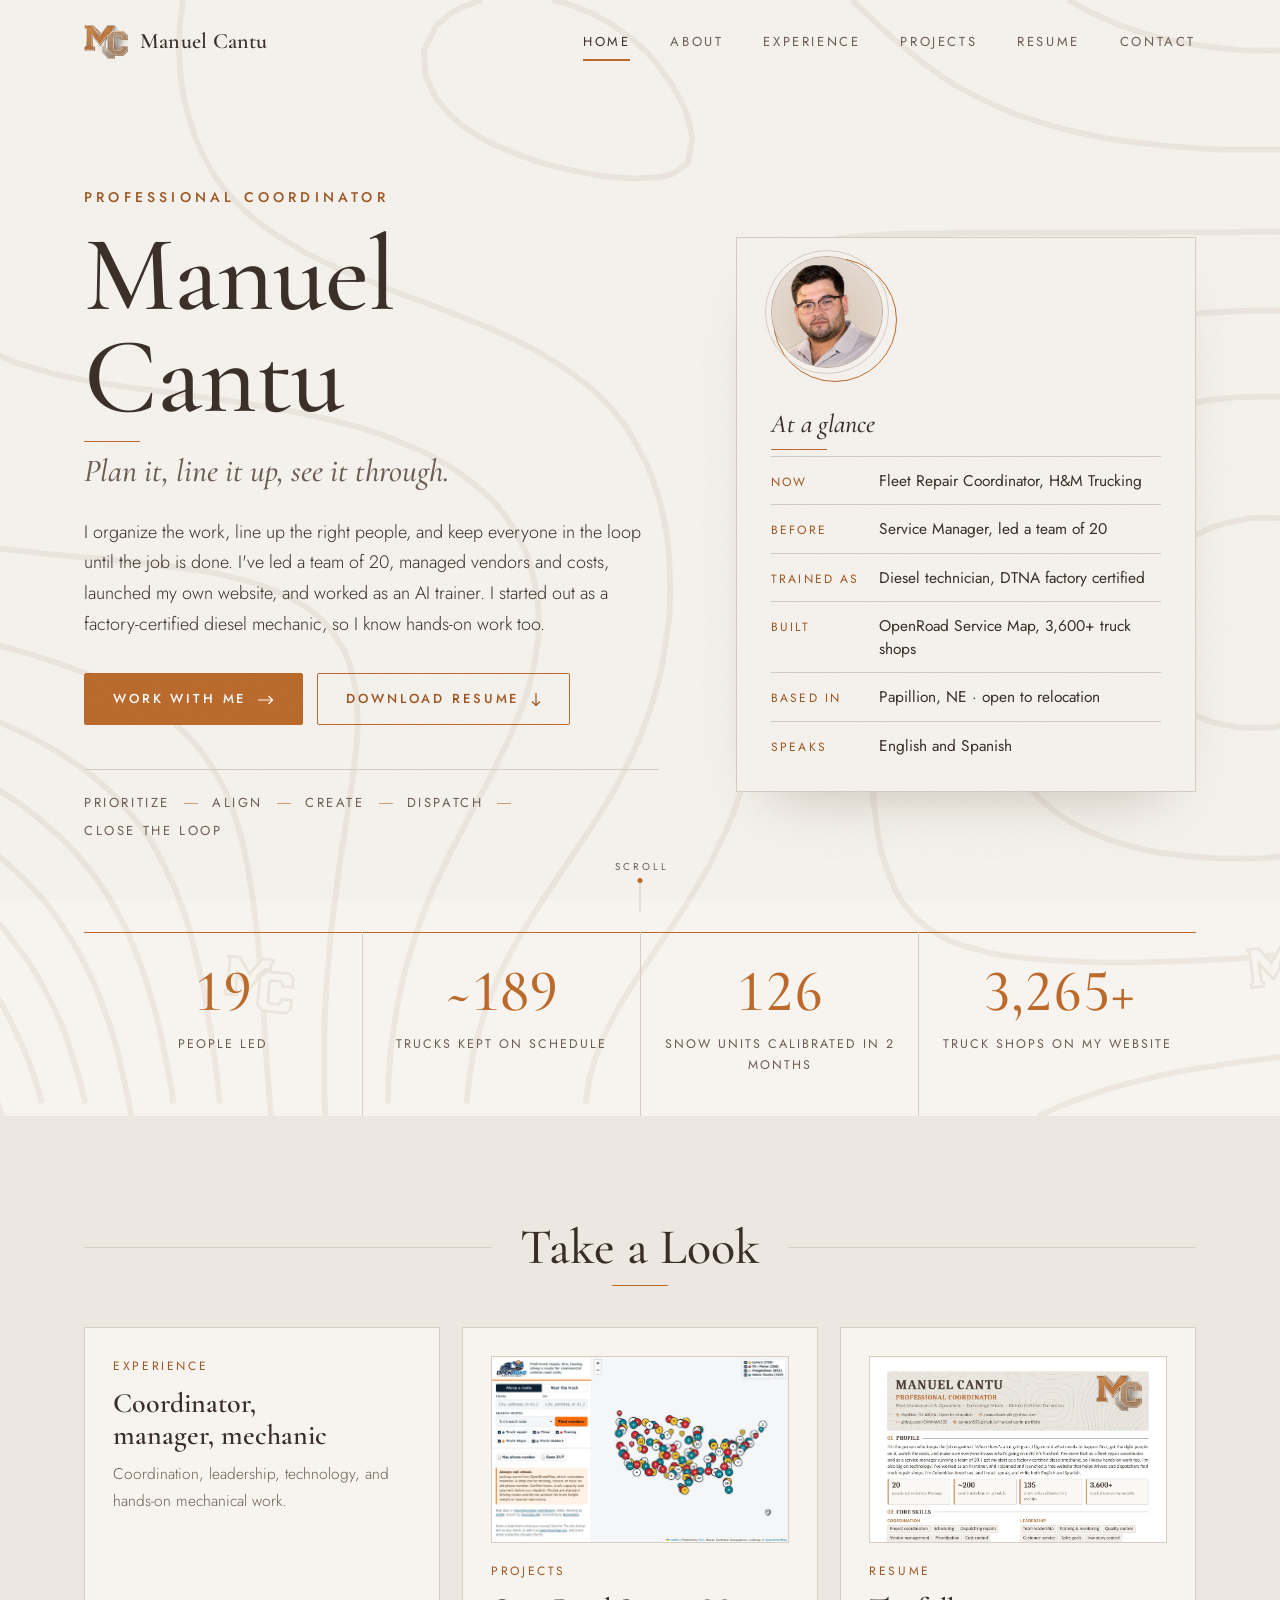
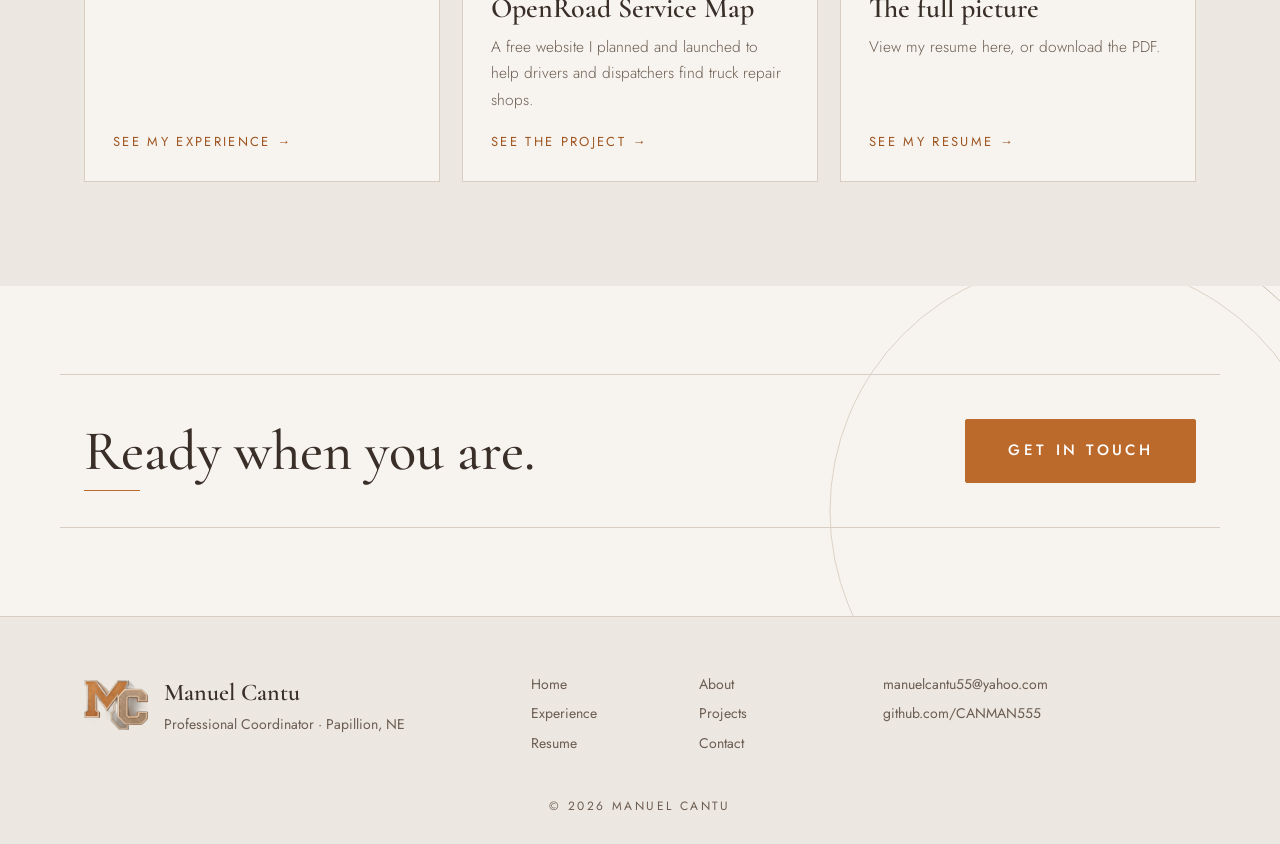
<file: index.html>
<!doctype html>
<html lang="en">
<head>
<meta charset="utf-8">
<meta name="viewport" content="width=device-width, initial-scale=1">
<title>Manuel Cantu · Professional Coordinator</title>
<meta name="description" content="Manuel Cantu, Professional Coordinator in fleet maintenance and operations. Fleet repair coordinator, former service manager, factory-certified diesel technician, and project lead of the OpenRoad Service Map website.">
<meta property="og:title" content="Manuel Cantu · Professional Coordinator">
<meta property="og:description" content="Manuel Cantu, Professional Coordinator in fleet maintenance and operations. Fleet repair coordinator, former service manager, factory-certified diesel technician, and project lead of the OpenRoad Service Map website.">
<meta property="og:image" content="https://canman555.github.io/manuel-cantu-portfolio/assets/manny-portrait-600.jpg">
<meta name="theme-color" content="#f7f4ef">
<link rel="icon" type="image/png" href="assets/favicon.png">
<link rel="apple-touch-icon" href="assets/apple-touch-icon.png">
<link rel="preload" href="assets/fonts/cormorant-500.woff2" as="font" type="font/woff2" crossorigin>
<link rel="preload" href="assets/fonts/jost-300-600.woff2" as="font" type="font/woff2" crossorigin>
<link rel="stylesheet" href="styles.css">
<link rel="stylesheet" href="assets/css/motion.css">
<script src="assets/js/motion.js"></script>
</head>
<body>

<a class="skip" href="#main">Skip to content</a>

<header class="nav" id="nav">
  <div class="wrap nav-inner">
    <a class="brand" href="index.html" aria-label="Manuel Cantu, home"><img src="assets/mc-logo.png" alt="" width="308" height="242"><span>Manuel Cantu</span></a>
    <nav class="tabs" aria-label="Main">
      <a href="index.html" aria-current="page">Home</a>
      <a href="about.html">About</a>
      <a href="experience.html">Experience</a>
      <a href="projects.html">Projects</a>
      <a href="resume.html">Resume</a>
      <a href="contact.html">Contact</a>
    </nav>
  </div>
</header>

<main id="main">

<section class="hero" id="top">
  <div class="wrap hero-grid">
    <div class="hero-text">
      <p class="kicker" data-reveal>Professional Coordinator</p>
      <h1 data-reveal="heading">Manuel Cantu</h1>
      <p class="tagline" data-reveal>Plan it, line it up, see it through.</p>
      <p class="lede" data-reveal>I organize the work, line up the right people, and keep everyone in the loop until the job is done. I've led a team of 20, managed vendors and costs, launched my own website, and worked as an AI trainer. I started out as a factory-certified diesel mechanic, so I know hands-on work too.</p>
      <div class="actions" data-reveal>
        <a class="btn solid" href="contact.html">Work with me</a>
        <a class="btn line" href="assets/Manuel_Cantu_Resume.pdf" download="Manuel_Cantu_Resume.pdf">Download resume</a>
      </div>
      <a class="mission-line" href="about.html#mission" aria-label="My mission: Prioritize, Align, Create, Dispatch, Close the loop" data-reveal>
        <span>Prioritize</span><span>Align</span><span>Create</span><span>Dispatch</span><span>Close the loop</span>
      </a>
    </div>
    <aside class="glance" aria-label="At a glance" data-reveal>
      <img class="glance-photo" src="assets/manny-portrait-head.jpg" alt="Manuel Cantu" width="300" height="300" data-reveal="image">
      <h2 data-reveal="line">At a glance</h2>
      <dl>
        <div><dt>Now</dt><dd>Fleet Repair Coordinator, H&amp;M Trucking</dd></div>
        <div><dt>Before</dt><dd>Service Manager, led a team of 20</dd></div>
        <div><dt>Trained as</dt><dd>Diesel technician, DTNA factory certified</dd></div>
        <div><dt>Built</dt><dd>OpenRoad Service Map, 3,600+ truck shops</dd></div>
        <div><dt>Based in</dt><dd>Papillion, NE · open to relocation</dd></div>
        <div><dt>Speaks</dt><dd>English and Spanish</dd></div>
      </dl>
    </aside>
  </div>
  <div class="wrap">
    <div class="results" role="group" aria-label="Results">
      <div class="tile" data-reveal><b data-count="20">20</b><p>People led</p></div>
      <div class="tile" data-reveal><b data-count="200">~200</b><p>Trucks kept on schedule</p></div>
      <div class="tile" data-reveal><b data-count="135">135</b><p>Snow units calibrated in 2 months</p></div>
      <div class="tile" data-reveal><b data-count="3600">3,600+</b><p>Truck shops on my website</p></div>
    </div>
  </div>
</section>

<section class="plain" id="explore">
  <div class="wrap">
    <h2 class="rule" data-reveal="heading">Take a Look</h2>
    <div class="explore">
      <a class="explore-card" href="experience.html" data-reveal>
        <span class="explore-kicker">Experience</span>
        <h3>Coordinator, manager, mechanic</h3>
        <p>Coordination, leadership, technology, and hands-on mechanical work.</p>
        <span class="more">See my experience</span>
      </a>
      <a class="explore-card" href="projects.html" data-reveal>
        <img src="assets/openroad-desktop.jpg" alt="OpenRoad Service Map showing truck service locations across the US" width="1200" height="750" loading="lazy" data-reveal="image">
        <span class="explore-kicker">Projects</span>
        <h3>OpenRoad Service Map</h3>
        <p>A free website I planned and launched to help drivers and dispatchers find truck repair shops.</p>
        <span class="more">See the project</span>
      </a>
      <a class="explore-card" href="resume.html" data-reveal>
        <img src="assets/resume-page-1.jpg" alt="First page of Manuel Cantu's resume" width="935" height="1210" loading="lazy" class="crop-top" data-reveal="image">
        <span class="explore-kicker">Resume</span>
        <h3>The full picture</h3>
        <p>View my resume here, or download the PDF.</p>
        <span class="more">See my resume</span>
      </a>
    </div>
  </div>
</section>

<section class="band cta">
  <div class="wrap cta-inner">
    <h2 data-reveal="heading">Ready when you are.</h2>
    <a class="btn solid big" href="contact.html" data-reveal>Get in touch</a>
  </div>
</section>

</main>

<footer class="site-foot">
  <div class="wrap foot-grid">
    <div class="foot-brand">
      <img src="assets/mc-logo.png" alt="" width="308" height="242">
      <div>
        <p class="foot-name">Manuel Cantu</p>
        <p>Professional Coordinator · Papillion, NE</p>
      </div>
    </div>
    <nav class="foot-links" aria-label="Footer">
      <a href="index.html">Home</a>
      <a href="about.html">About</a>
      <a href="experience.html">Experience</a>
      <a href="projects.html">Projects</a>
      <a href="resume.html">Resume</a>
      <a href="contact.html">Contact</a>
    </nav>
    <div class="foot-contact">
      <a href="mailto:manuelcantu55@yahoo.com">manuelcantu55@yahoo.com</a>
      <a href="https://github.com/CANMAN555">github.com/CANMAN555</a>
    </div>
  </div>
  <p class="foot-copy">© 2026 Manuel Cantu</p>
</footer>

</body>
</html>
</file>
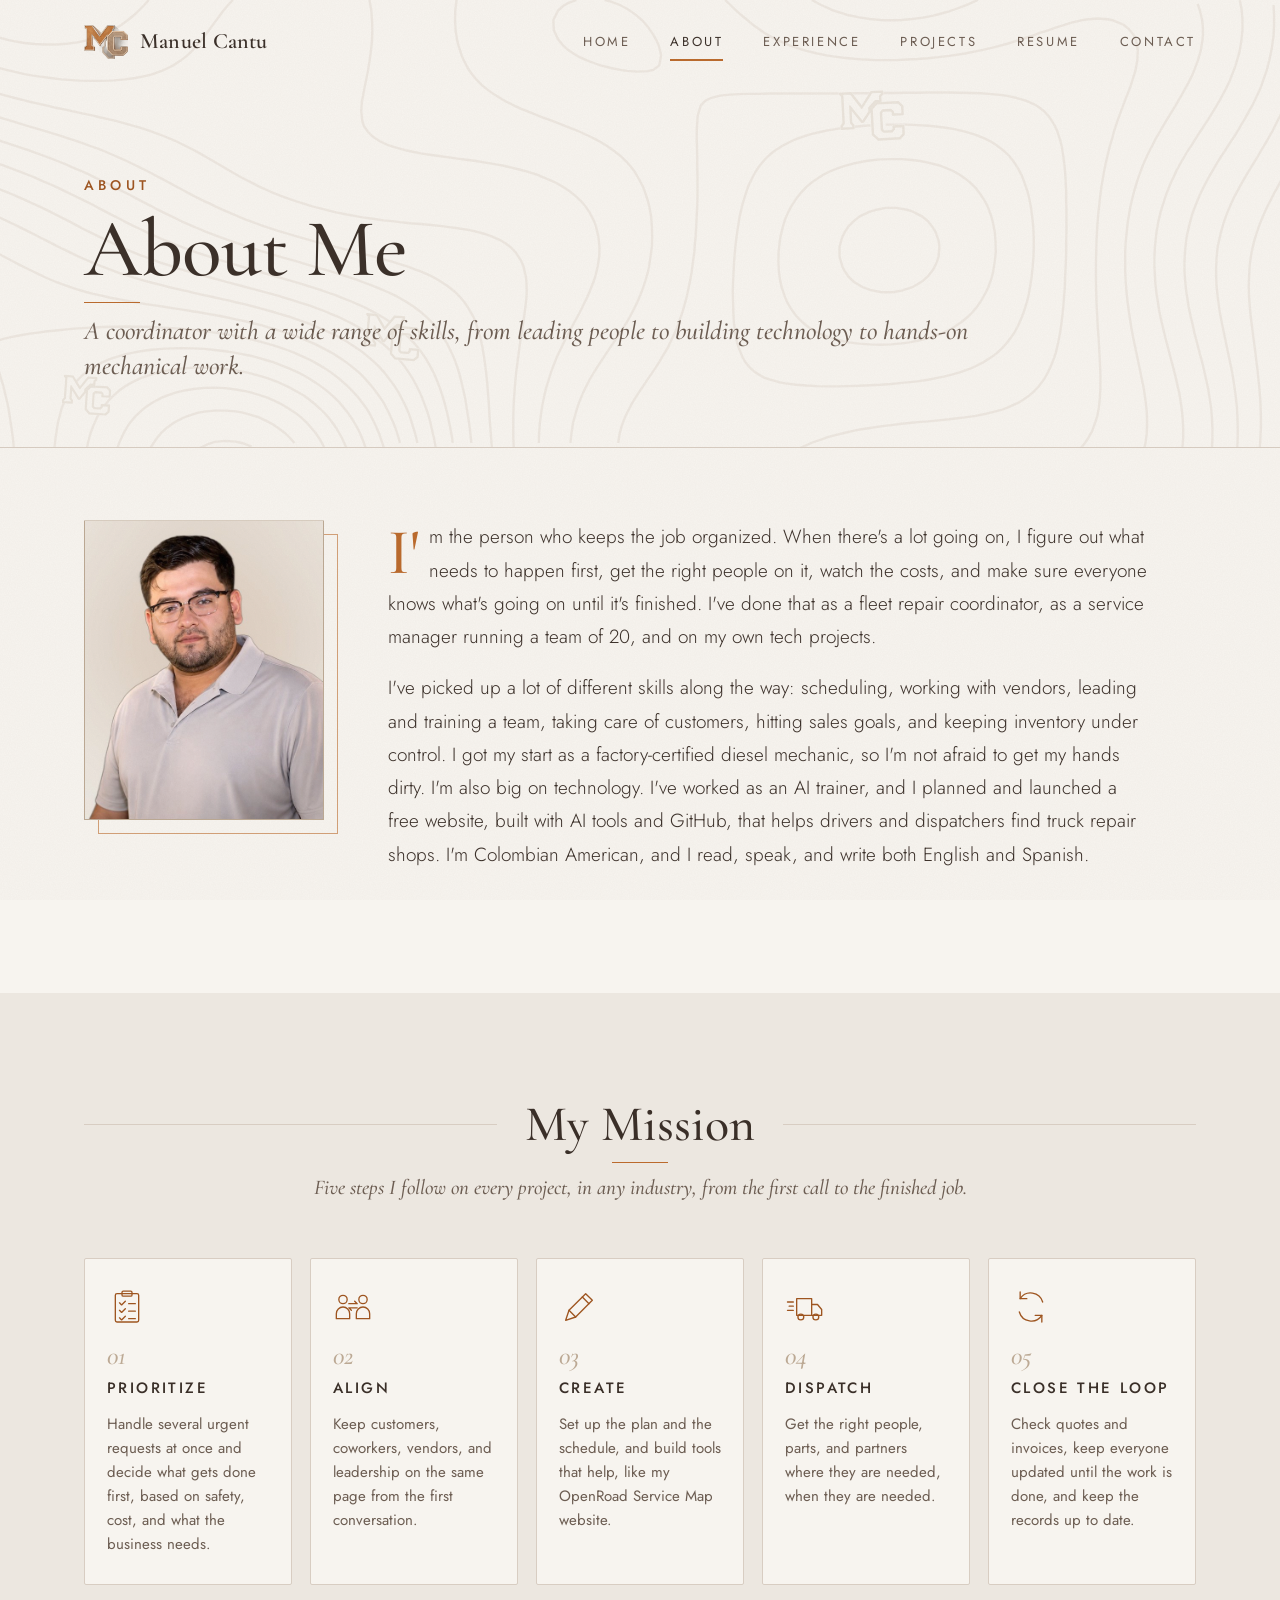
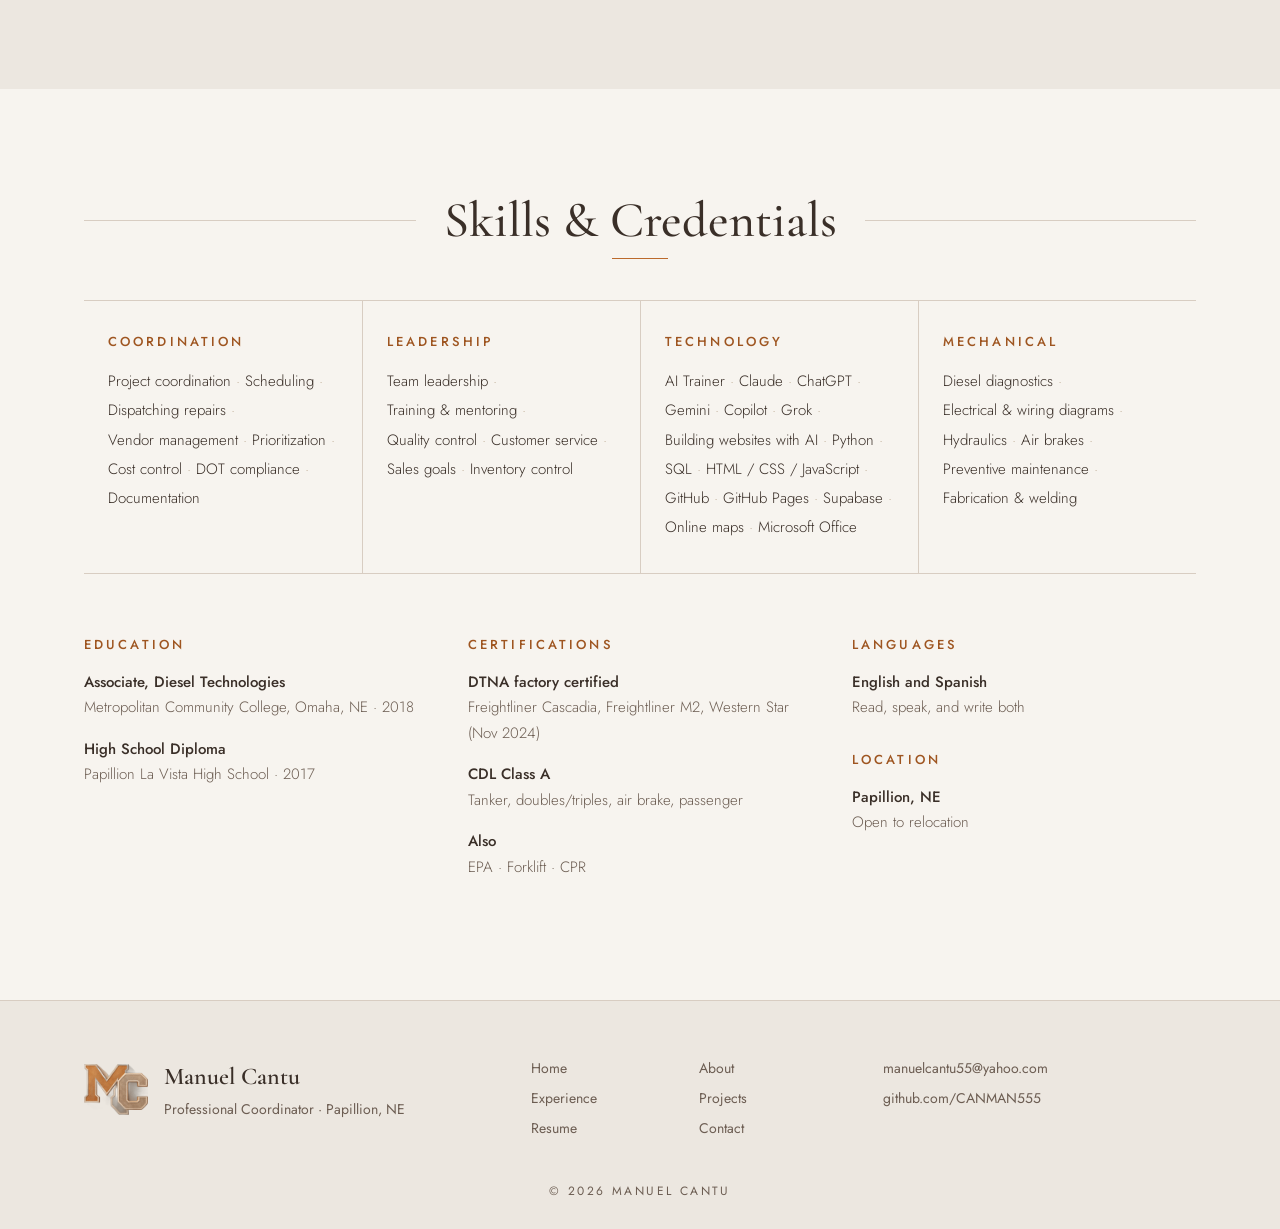
<file: about.html>
<!doctype html>
<html lang="en">
<head>
<meta charset="utf-8">
<meta name="viewport" content="width=device-width, initial-scale=1">
<title>About · Manuel Cantu</title>
<meta name="description" content="Manuel Cantu, Professional Coordinator in fleet maintenance and operations. Profile, mission, skills, education and certifications.">
<meta property="og:title" content="About · Manuel Cantu">
<meta property="og:description" content="Manuel Cantu, Professional Coordinator in fleet maintenance and operations. Profile, mission, skills, education and certifications.">
<meta property="og:image" content="https://canman555.github.io/manuel-cantu-portfolio/assets/manny-portrait-600.jpg">
<meta name="theme-color" content="#f7f4ef">
<link rel="icon" type="image/png" href="assets/favicon.png">
<link rel="apple-touch-icon" href="assets/apple-touch-icon.png">
<link rel="preload" href="assets/fonts/cormorant-500.woff2" as="font" type="font/woff2" crossorigin>
<link rel="preload" href="assets/fonts/jost-300-600.woff2" as="font" type="font/woff2" crossorigin>
<link rel="stylesheet" href="styles.css">
<link rel="stylesheet" href="assets/css/motion.css">
<script src="assets/js/motion.js"></script>
</head>
<body>

<a class="skip" href="#main">Skip to content</a>

<header class="nav" id="nav">
  <div class="wrap nav-inner">
    <a class="brand" href="index.html" aria-label="Manuel Cantu, home"><img src="assets/mc-logo.png" alt="" width="308" height="242"><span>Manuel Cantu</span></a>
    <nav class="tabs" aria-label="Main">
      <a href="index.html">Home</a>
      <a href="about.html" aria-current="page">About</a>
      <a href="experience.html">Experience</a>
      <a href="projects.html">Projects</a>
      <a href="resume.html">Resume</a>
      <a href="contact.html">Contact</a>
    </nav>
  </div>
</header>

<main id="main">

<section class="page-head">
  <div class="wrap">
    <p class="kicker" data-reveal>About</p>
    <h1 data-reveal="heading">About Me</h1>
    <p class="page-lede" data-reveal>A coordinator with a wide range of skills, from leading people to building technology to hands-on mechanical work.</p>
  </div>
</section>
<section class="band" id="profile">
  <div class="wrap profile">
    <figure class="profile-photo"><img src="assets/manny-portrait-tall.jpg" alt="Manuel Cantu" width="560" height="700" data-reveal="image"></figure>
    <div class="profile-text">
      <p data-reveal>I'm the person who keeps the job organized. When there's a lot going on, I figure out what needs to happen first, get the right people on it, watch the costs, and make sure everyone knows what's going on until it's finished. I've done that as a fleet repair coordinator, as a service manager running a team of 20, and on my own tech projects.</p>
      <p data-reveal>I've picked up a lot of different skills along the way: scheduling, working with vendors, leading and training a team, taking care of customers, hitting sales goals, and keeping inventory under control. I got my start as a factory-certified diesel mechanic, so I'm not afraid to get my hands dirty. I'm also big on technology. I've worked as an AI trainer, and I planned and launched a free website, built with AI tools and GitHub, that helps drivers and dispatchers find truck repair shops. I'm Colombian American, and I read, speak, and write both English and Spanish.</p>
    </div>
  </div>
</section>

<section class="plain" id="mission">
  <div class="wrap">
    <h2 class="rule" data-reveal="heading">My Mission</h2>
    <p class="section-lede" data-reveal>Five steps I follow on every project, in any industry, from the first call to the finished job.</p>
    <ol class="method">
      <li data-reveal>
        <svg viewBox="0 0 48 48" aria-hidden="true"><rect x="10" y="8" width="28" height="34" rx="2"/><rect x="18" y="5" width="12" height="6" rx="1.5"/><path d="M15 19l2.5 2.5L22 17M15 28l2.5 2.5L22 26M15 37l2.5 2.5L22 35M26 20h8M26 29h8M26 38h8"/></svg>
        <div>
          <span class="step">01</span>
          <h3>Prioritize</h3>
          <p>Handle several urgent requests at once and decide what gets done first, based on safety, cost, and what the business needs.</p>
        </div>
      </li>
      <li data-reveal>
        <svg viewBox="0 0 48 48" aria-hidden="true"><circle cx="12" cy="15" r="5"/><path d="M4 38v-6a8 8 0 0 1 16 0v6z"/><circle cx="36" cy="15" r="5"/><path d="M28 38v-6a8 8 0 0 1 16 0v6z"/><path d="M19 20h10l-3-3M29 25H19l3 3"/></svg>
        <div>
          <span class="step">02</span>
          <h3>Align</h3>
          <p>Keep customers, coworkers, vendors, and leadership on the same page from the first conversation.</p>
        </div>
      </li>
      <li data-reveal>
        <svg viewBox="0 0 48 48" aria-hidden="true"><path d="M8 40l4-12L32 8l8 8-20 20z"/><path d="M28 12l8 8M12 28l8 8"/></svg>
        <div>
          <span class="step">03</span>
          <h3>Create</h3>
          <p>Set up the plan and the schedule, and build tools that help, like my OpenRoad Service Map website.</p>
        </div>
      </li>
      <li data-reveal>
        <svg viewBox="0 0 48 48" aria-hidden="true"><path d="M14 14h18v20H14zM32 21h7l5 6v7h-12"/><circle cx="19" cy="36" r="3.5"/><circle cx="37" cy="36" r="3.5"/><path d="M3 18h7M5 23h5M3 28h7"/></svg>
        <div>
          <span class="step">04</span>
          <h3>Dispatch</h3>
          <p>Get the right people, parts, and partners where they are needed, when they are needed.</p>
        </div>
      </li>
      <li data-reveal>
        <svg viewBox="0 0 48 48" aria-hidden="true"><path d="M38 18A15 15 0 0 0 11 14M10 30a15 15 0 0 0 27 4"/><path d="M11 6v8h8M37 42v-8h-8"/></svg>
        <div>
          <span class="step">05</span>
          <h3>Close the loop</h3>
          <p>Check quotes and invoices, keep everyone updated until the work is done, and keep the records up to date.</p>
        </div>
      </li>
    </ol>
  </div>
</section>

<section class="band" id="toolbox">
  <div class="wrap">
    <h2 class="rule" data-reveal="heading">Skills &amp; Credentials</h2>
    <div class="toolbox">
      <div data-reveal>
        <h3>Coordination</h3>
        <ul class="inline"><li>Project coordination</li><li>Scheduling</li><li>Dispatching repairs</li><li>Vendor management</li><li>Prioritization</li><li>Cost control</li><li>DOT compliance</li><li>Documentation</li></ul>
      </div>
      <div data-reveal>
        <h3>Leadership</h3>
        <ul class="inline"><li>Team leadership</li><li>Training &amp; mentoring</li><li>Quality control</li><li>Customer service</li><li>Sales goals</li><li>Inventory control</li></ul>
      </div>
      <div data-reveal>
        <h3>Technology</h3>
        <ul class="inline"><li>AI Trainer</li><li>Claude</li><li>ChatGPT</li><li>Gemini</li><li>Copilot</li><li>Grok</li><li>Building websites with AI</li><li>Python</li><li>SQL</li><li>HTML / CSS / JavaScript</li><li>GitHub</li><li>GitHub Pages</li><li>Supabase</li><li>Online maps</li><li>Microsoft Office</li></ul>
      </div>
      <div data-reveal>
        <h3>Mechanical</h3>
        <ul class="inline"><li>Diesel diagnostics</li><li>Electrical &amp; wiring diagrams</li><li>Hydraulics</li><li>Air brakes</li><li>Preventive maintenance</li><li>Fabrication &amp; welding</li></ul>
      </div>
    </div>

    <div class="credentials">
      <div data-reveal>
        <h3>Education</h3>
        <p><b>Associate, Diesel Technologies</b><br>Metropolitan Community College, Omaha, NE · 2018</p>
        <p><b>High School Diploma</b><br>Papillion La Vista High School · 2017</p>
      </div>
      <div data-reveal>
        <h3>Certifications</h3>
        <p><b>DTNA factory certified</b><br>Freightliner Cascadia, Freightliner M2, Western Star (Nov 2024)</p>
        <p><b>CDL Class A</b><br>Tanker, doubles/triples, air brake, passenger</p>
        <p><b>Also</b><br>EPA · Forklift · CPR</p>
      </div>
      <div data-reveal>
        <h3>Languages</h3>
        <p><b>English and Spanish</b><br>Read, speak, and write both</p>
        <h3 class="mt">Location</h3>
        <p><b>Papillion, NE</b><br>Open to relocation</p>
      </div>
    </div>
  </div>
</section>

</main>

<footer class="site-foot">
  <div class="wrap foot-grid">
    <div class="foot-brand">
      <img src="assets/mc-logo.png" alt="" width="308" height="242">
      <div>
        <p class="foot-name">Manuel Cantu</p>
        <p>Professional Coordinator · Papillion, NE</p>
      </div>
    </div>
    <nav class="foot-links" aria-label="Footer">
      <a href="index.html">Home</a>
      <a href="about.html">About</a>
      <a href="experience.html">Experience</a>
      <a href="projects.html">Projects</a>
      <a href="resume.html">Resume</a>
      <a href="contact.html">Contact</a>
    </nav>
    <div class="foot-contact">
      <a href="mailto:manuelcantu55@yahoo.com">manuelcantu55@yahoo.com</a>
      <a href="https://github.com/CANMAN555">github.com/CANMAN555</a>
    </div>
  </div>
  <p class="foot-copy">© 2026 Manuel Cantu</p>
</footer>

</body>
</html>
</file>
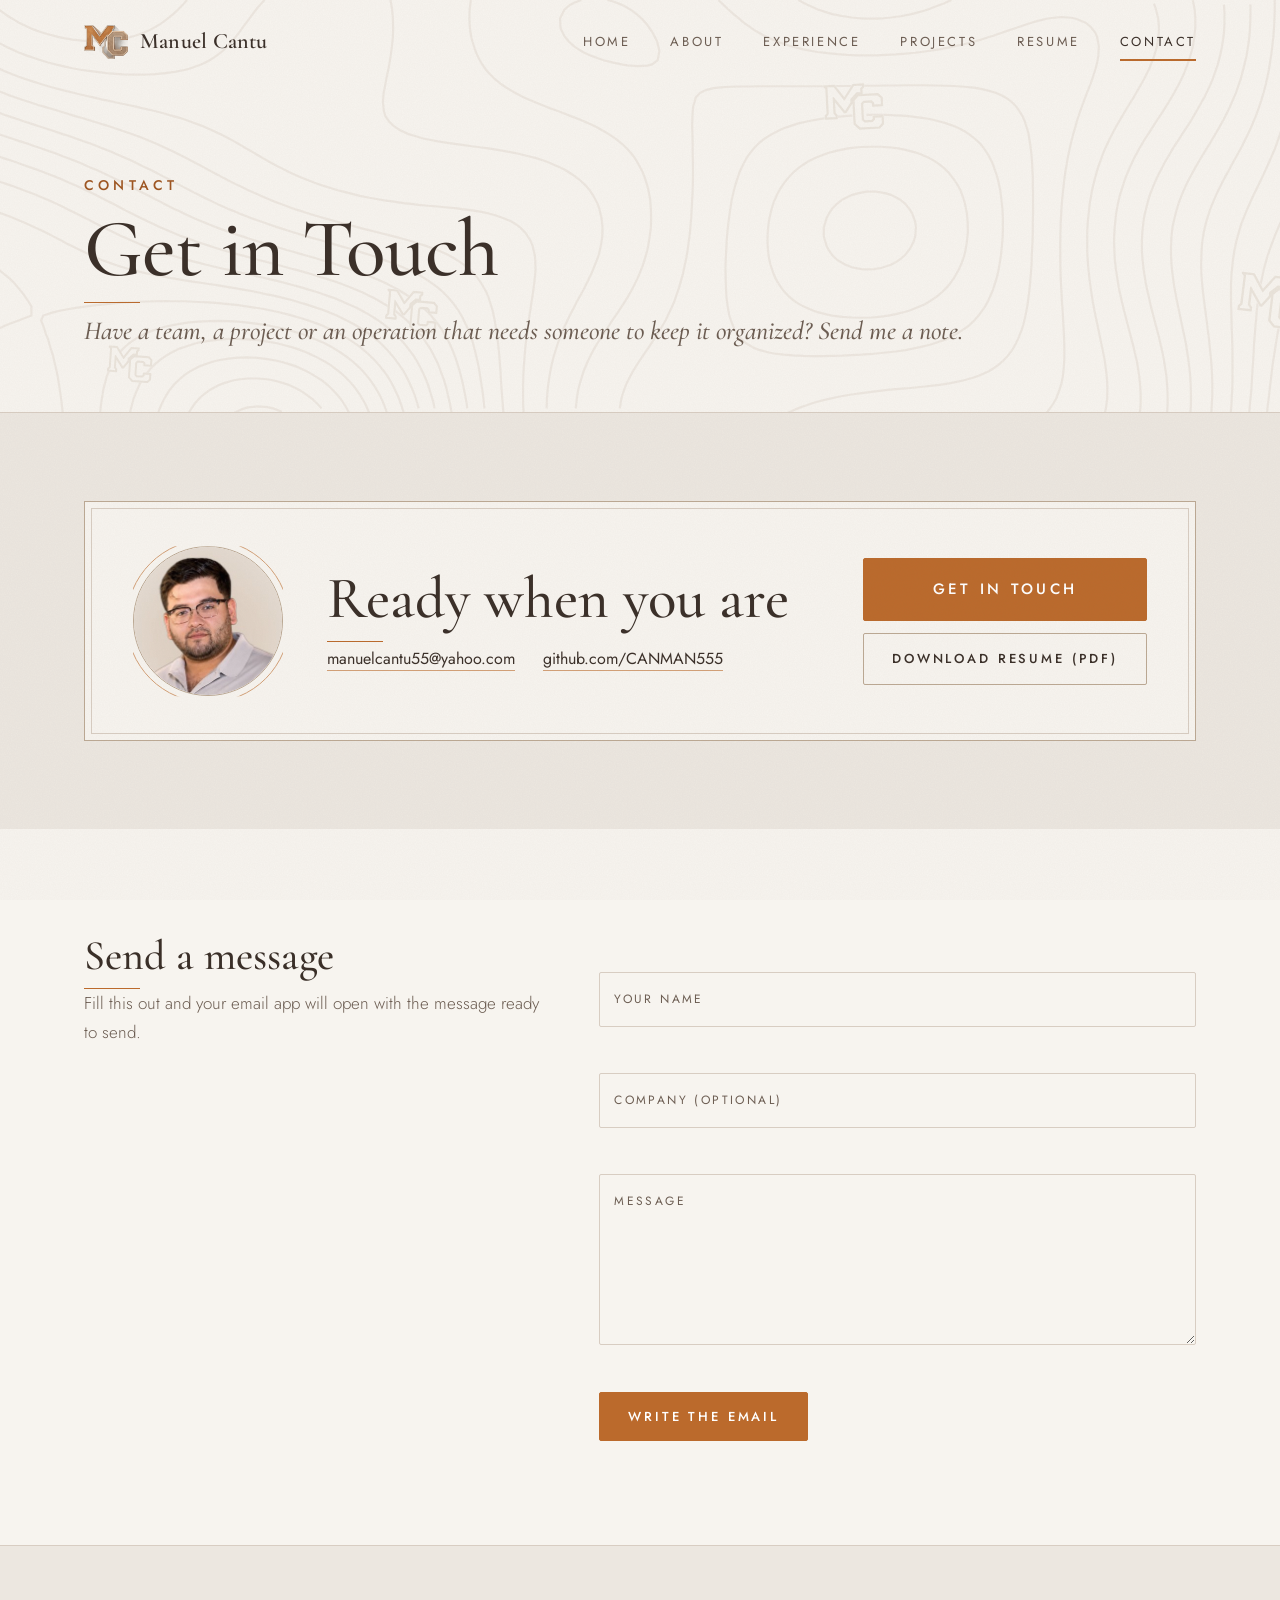
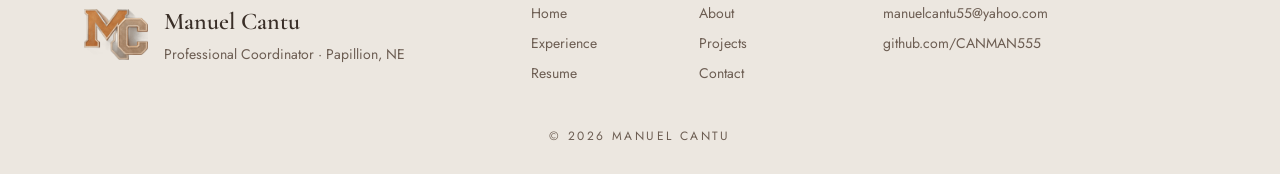
<file: contact.html>
<!doctype html>
<html lang="en">
<head>
<meta charset="utf-8">
<meta name="viewport" content="width=device-width, initial-scale=1">
<title>Contact · Manuel Cantu</title>
<meta name="description" content="Manuel Cantu, Professional Coordinator in fleet maintenance and operations. Email and GitHub.">
<meta property="og:title" content="Contact · Manuel Cantu">
<meta property="og:description" content="Manuel Cantu, Professional Coordinator in fleet maintenance and operations. Email and GitHub.">
<meta property="og:image" content="https://canman555.github.io/manuel-cantu-portfolio/assets/manny-portrait-600.jpg">
<meta name="theme-color" content="#f7f4ef">
<link rel="icon" type="image/png" href="assets/favicon.png">
<link rel="apple-touch-icon" href="assets/apple-touch-icon.png">
<link rel="preload" href="assets/fonts/cormorant-500.woff2" as="font" type="font/woff2" crossorigin>
<link rel="preload" href="assets/fonts/jost-300-600.woff2" as="font" type="font/woff2" crossorigin>
<link rel="stylesheet" href="styles.css">
<link rel="stylesheet" href="assets/css/motion.css">
<script src="assets/js/motion.js"></script>
</head>
<body>

<a class="skip" href="#main">Skip to content</a>

<header class="nav" id="nav">
  <div class="wrap nav-inner">
    <a class="brand" href="index.html" aria-label="Manuel Cantu, home"><img src="assets/mc-logo.png" alt="" width="308" height="242"><span>Manuel Cantu</span></a>
    <nav class="tabs" aria-label="Main">
      <a href="index.html">Home</a>
      <a href="about.html">About</a>
      <a href="experience.html">Experience</a>
      <a href="projects.html">Projects</a>
      <a href="resume.html">Resume</a>
      <a href="contact.html" aria-current="page">Contact</a>
    </nav>
  </div>
</header>

<main id="main">

<section class="page-head">
  <div class="wrap">
    <p class="kicker" data-reveal>Contact</p>
    <h1 data-reveal="heading">Get in Touch</h1>
    <p class="page-lede" data-reveal>Have a team, a project or an operation that needs someone to keep it organized? Send me a note.</p>
  </div>
</section>
<section class="plain" id="contact">
  <div class="wrap">
    <div class="ticket" data-reveal>
      <img class="ticket-photo" src="assets/manny-portrait-head.jpg" alt="Manuel Cantu" width="300" height="300" data-reveal="image">
      <div class="ticket-text">
        <h2 data-reveal="line">Ready when you are</h2>
        <ul class="contact-list">
          <li><a href="mailto:manuelcantu55@yahoo.com">manuelcantu55@yahoo.com</a></li>
          <li><a href="https://github.com/CANMAN555">github.com/CANMAN555</a></li>
        </ul>
      </div>
      <div class="ticket-actions">
        <a class="btn solid big" href="mailto:manuelcantu55@yahoo.com">Get in touch</a>
        <a class="btn line dark-line" href="assets/Manuel_Cantu_Resume.pdf" download="Manuel_Cantu_Resume.pdf">Download resume (PDF)</a>
      </div>
    </div>
  </div>
</section>

<section class="band" id="message">
  <div class="wrap message">
    <div>
      <h2 class="small-title" data-reveal="heading">Send a message</h2>
      <p class="muted" data-reveal>Fill this out and your email app will open with the message ready to send.</p>
    </div>
    <form id="contact-form" class="form" novalidate data-reveal>
      <label for="cf-name">Your name</label>
      <input id="cf-name" name="name" type="text" autocomplete="name" required>
      <label for="cf-company">Company (optional)</label>
      <input id="cf-company" name="company" type="text" autocomplete="organization">
      <label for="cf-message">Message</label>
      <textarea id="cf-message" name="message" rows="5" required></textarea>
      <p class="form-note" id="cf-note" role="status"></p>
      <button class="btn solid" type="submit">Write the email</button>
    </form>
  </div>
</section>

</main>

<footer class="site-foot">
  <div class="wrap foot-grid">
    <div class="foot-brand">
      <img src="assets/mc-logo.png" alt="" width="308" height="242">
      <div>
        <p class="foot-name">Manuel Cantu</p>
        <p>Professional Coordinator · Papillion, NE</p>
      </div>
    </div>
    <nav class="foot-links" aria-label="Footer">
      <a href="index.html">Home</a>
      <a href="about.html">About</a>
      <a href="experience.html">Experience</a>
      <a href="projects.html">Projects</a>
      <a href="resume.html">Resume</a>
      <a href="contact.html">Contact</a>
    </nav>
    <div class="foot-contact">
      <a href="mailto:manuelcantu55@yahoo.com">manuelcantu55@yahoo.com</a>
      <a href="https://github.com/CANMAN555">github.com/CANMAN555</a>
    </div>
  </div>
  <p class="foot-copy">© 2026 Manuel Cantu</p>
</footer>
<script src="contact.js" defer></script>
</body>
</html>
</file>
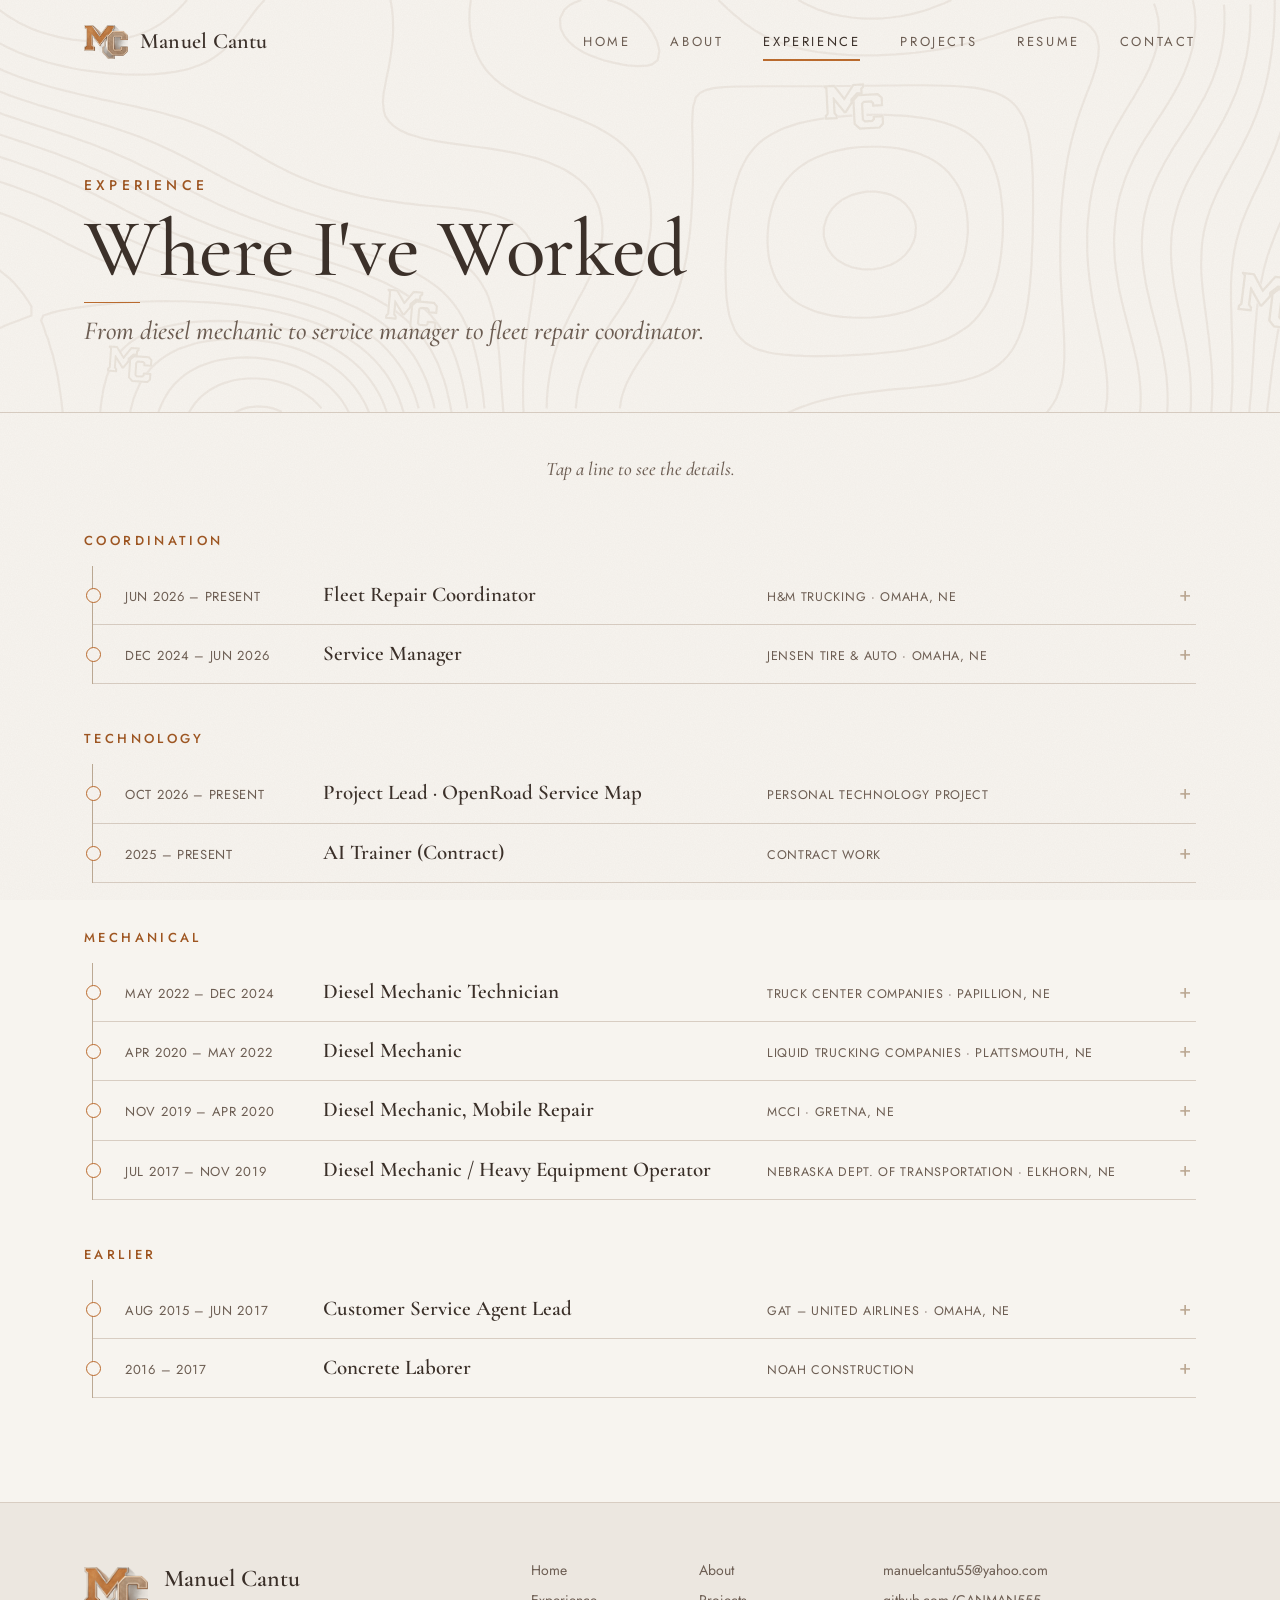
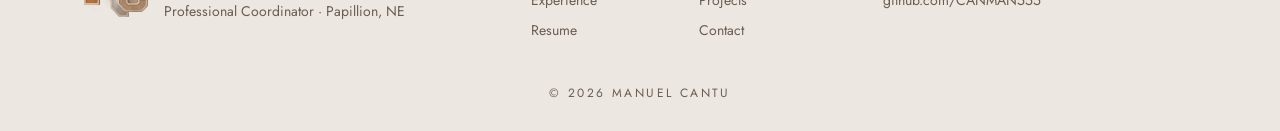
<file: experience.html>
<!doctype html>
<html lang="en">
<head>
<meta charset="utf-8">
<meta name="viewport" content="width=device-width, initial-scale=1">
<title>Experience · Manuel Cantu</title>
<meta name="description" content="Manuel Cantu, Professional Coordinator in fleet maintenance and operations. Work history in fleet coordination, service management and diesel repair.">
<meta property="og:title" content="Experience · Manuel Cantu">
<meta property="og:description" content="Manuel Cantu, Professional Coordinator in fleet maintenance and operations. Work history in fleet coordination, service management and diesel repair.">
<meta property="og:image" content="https://canman555.github.io/manuel-cantu-portfolio/assets/manny-portrait-600.jpg">
<meta name="theme-color" content="#f7f4ef">
<link rel="icon" type="image/png" href="assets/favicon.png">
<link rel="apple-touch-icon" href="assets/apple-touch-icon.png">
<link rel="preload" href="assets/fonts/cormorant-500.woff2" as="font" type="font/woff2" crossorigin>
<link rel="preload" href="assets/fonts/jost-300-600.woff2" as="font" type="font/woff2" crossorigin>
<link rel="stylesheet" href="styles.css">
<link rel="stylesheet" href="assets/css/motion.css">
<script src="assets/js/motion.js"></script>
</head>
<body>

<a class="skip" href="#main">Skip to content</a>

<header class="nav" id="nav">
  <div class="wrap nav-inner">
    <a class="brand" href="index.html" aria-label="Manuel Cantu, home"><img src="assets/mc-logo.png" alt="" width="308" height="242"><span>Manuel Cantu</span></a>
    <nav class="tabs" aria-label="Main">
      <a href="index.html">Home</a>
      <a href="about.html">About</a>
      <a href="experience.html" aria-current="page">Experience</a>
      <a href="projects.html">Projects</a>
      <a href="resume.html">Resume</a>
      <a href="contact.html">Contact</a>
    </nav>
  </div>
</header>

<main id="main">

<section class="page-head">
  <div class="wrap">
    <p class="kicker" data-reveal>Experience</p>
    <h1 data-reveal="heading">Where I've Worked</h1>
    <p class="page-lede" data-reveal>From diesel mechanic to service manager to fleet repair coordinator.</p>
  </div>
</section>
<section class="band" id="experience">
  <div class="wrap">
    <p class="hint" data-reveal>Tap a line to see the details.</p>

    <h3 class="track" data-reveal>Coordination</h3>
    <div class="departures">
      <details data-reveal>
        <summary><span class="when">Jun 2026 – Present</span><span class="role">Fleet Repair Coordinator</span><span class="where">H&amp;M Trucking · Omaha, NE</span></summary>
        <ul>
          <li>Set up maintenance, repairs, and roadside service for a large fleet of trucks and trailers, and schedule the work to keep downtime low.</li>
          <li>Keep drivers, mechanics, dealerships, and vendors on the same page, and update drivers and operations from the breakdown until the truck is back on the road.</li>
          <li>Handle several breakdowns at the same time and decide what gets fixed first based on safety and what the operation needs.</li>
          <li>Find and send repair shops, mobile mechanics, and tow trucks anywhere in the country.</li>
          <li>Check estimates, invoices, and recommended repairs to keep costs under control, and make sure DOT repairs get done so equipment stays compliant.</li>
          <li>Help drivers troubleshoot fault codes and warning lights so we know what's wrong before the truck gets to a shop.</li>
          <li>Keep repair records and maintenance history up to date, and build good working relationships with vendors and dealerships.</li>
        </ul>
      </details>
      <details data-reveal>
        <summary><span class="when">Dec 2024 – Jun 2026</span><span class="role">Service Manager</span><span class="where">Jensen Tire &amp; Auto · Omaha, NE</span></summary>
        <ul>
          <li>Ran the service department day to day and made sure repairs got done right and on time.</li>
          <li>Managed a team of 20, trained technicians, and helped newer techs work through tough repairs.</li>
          <li>Worked with parts vendors so we had the parts and supplies we needed when we needed them.</li>
          <li>Put inventory controls in place to cut waste and make more money on the parts we bought.</li>
          <li>Inspected finished repairs to make sure they met industry standards and what the customer expected.</li>
          <li>Worked with the sales team to find other services customers needed, and handled customer complaints that came up the chain.</li>
          <li>Hit monthly sales goals by managing labor costs, pricing, and recommending needed services.</li>
        </ul>
      </details>
    </div>

    <h3 class="track" data-reveal>Technology</h3>
    <div class="departures">
      <details data-reveal>
        <summary><span class="when">Oct 2026 – Present</span><span class="role">Project Lead · OpenRoad Service Map</span><span class="where">Personal technology project</span></summary>
        <ul>
          <li>Planned and launched a free website that helps drivers and dispatchers find truck repair shops. <a href="projects.html">See the project.</a></li>
        </ul>
      </details>
      <details data-reveal>
        <summary><span class="when">2025 – Present</span><span class="role">AI Trainer (Contract)</span><span class="where">Contract work</span></summary>
        <ul>
          <li>Worked on a contract project training AI models.</li>
        </ul>
      </details>
    </div>

    <h3 class="track" data-reveal>Mechanical</h3>
    <div class="departures">
      <details data-reveal>
        <summary><span class="when">May 2022 – Dec 2024</span><span class="role">Diesel Mechanic Technician</span><span class="where">Truck Center Companies · Papillion, NE</span></summary>
        <ul>
          <li>Read work orders, figured out the full repair, found any other damage, and gave customers cost-effective repair options.</li>
          <li>Planned each job using manuals, charts, and wiring diagrams, and diagnosed problems with Snap-on and factory software.</li>
          <li>Fixed electrical, hydraulic, and air brake systems, and hauled heavy equipment by semi and flatbed where it was needed.</li>
          <li>Earned DTNA factory certifications: Freightliner Cascadia, Freightliner M2, and Western Star 4700 / 47X / 57X / 49X.</li>
        </ul>
      </details>
      <details data-reveal>
        <summary><span class="when">Apr 2020 – May 2022</span><span class="role">Diesel Mechanic</span><span class="where">Liquid Trucking Companies · Plattsmouth, NE</span></summary>
        <ul>
          <li>Kept about 200 semi trucks on their regular maintenance schedule and handled breakdown repairs.</li>
          <li>Did 160-step inspections to check each truck's condition before it went back out.</li>
        </ul>
      </details>
      <details data-reveal>
        <summary><span class="when">Nov 2019 – Apr 2020</span><span class="role">Diesel Mechanic, Mobile Repair</span><span class="where">MCCI · Gretna, NE</span></summary>
        <ul>
          <li>Fixed trucks and trailers on job sites out of a service truck.</li>
        </ul>
      </details>
      <details data-reveal>
        <summary><span class="when">Jul 2017 – Nov 2019</span><span class="role">Diesel Mechanic / Heavy Equipment Operator</span><span class="where">Nebraska Dept. of Transportation · Elkhorn, NE</span></summary>
        <ul>
          <li>Managed repairs on snowplow equipment for Omaha-area highways, working 12-on / 12-off on call through the winter.</li>
          <li>Managed the calibration of 120 truck-mounted salt spreaders and 15 tow-plow trailers in two months.</li>
        </ul>
      </details>
    </div>

    <h3 class="track" data-reveal>Earlier</h3>
    <div class="departures">
      <details data-reveal>
        <summary><span class="when">Aug 2015 – Jun 2017</span><span class="role">Customer Service Agent Lead</span><span class="where">GAT – United Airlines · Omaha, NE</span></summary>
        <ul>
          <li>Led a team of customer service agents, trained new hires, and handled upset customers under pressure while following FAA rules.</li>
          <li>Got flights ready by arranging seats, load weight, and upgrades.</li>
        </ul>
      </details>
      <details data-reveal>
        <summary><span class="when">2016 – 2017</span><span class="role">Concrete Laborer</span><span class="where">Noah Construction</span></summary>
        <ul>
          <li>Read blueprints, built forms, and worked with engineers on drainage.</li>
        </ul>
      </details>
    </div>
  </div>
</section>

</main>

<footer class="site-foot">
  <div class="wrap foot-grid">
    <div class="foot-brand">
      <img src="assets/mc-logo.png" alt="" width="308" height="242">
      <div>
        <p class="foot-name">Manuel Cantu</p>
        <p>Professional Coordinator · Papillion, NE</p>
      </div>
    </div>
    <nav class="foot-links" aria-label="Footer">
      <a href="index.html">Home</a>
      <a href="about.html">About</a>
      <a href="experience.html">Experience</a>
      <a href="projects.html">Projects</a>
      <a href="resume.html">Resume</a>
      <a href="contact.html">Contact</a>
    </nav>
    <div class="foot-contact">
      <a href="mailto:manuelcantu55@yahoo.com">manuelcantu55@yahoo.com</a>
      <a href="https://github.com/CANMAN555">github.com/CANMAN555</a>
    </div>
  </div>
  <p class="foot-copy">© 2026 Manuel Cantu</p>
</footer>

</body>
</html>
</file>
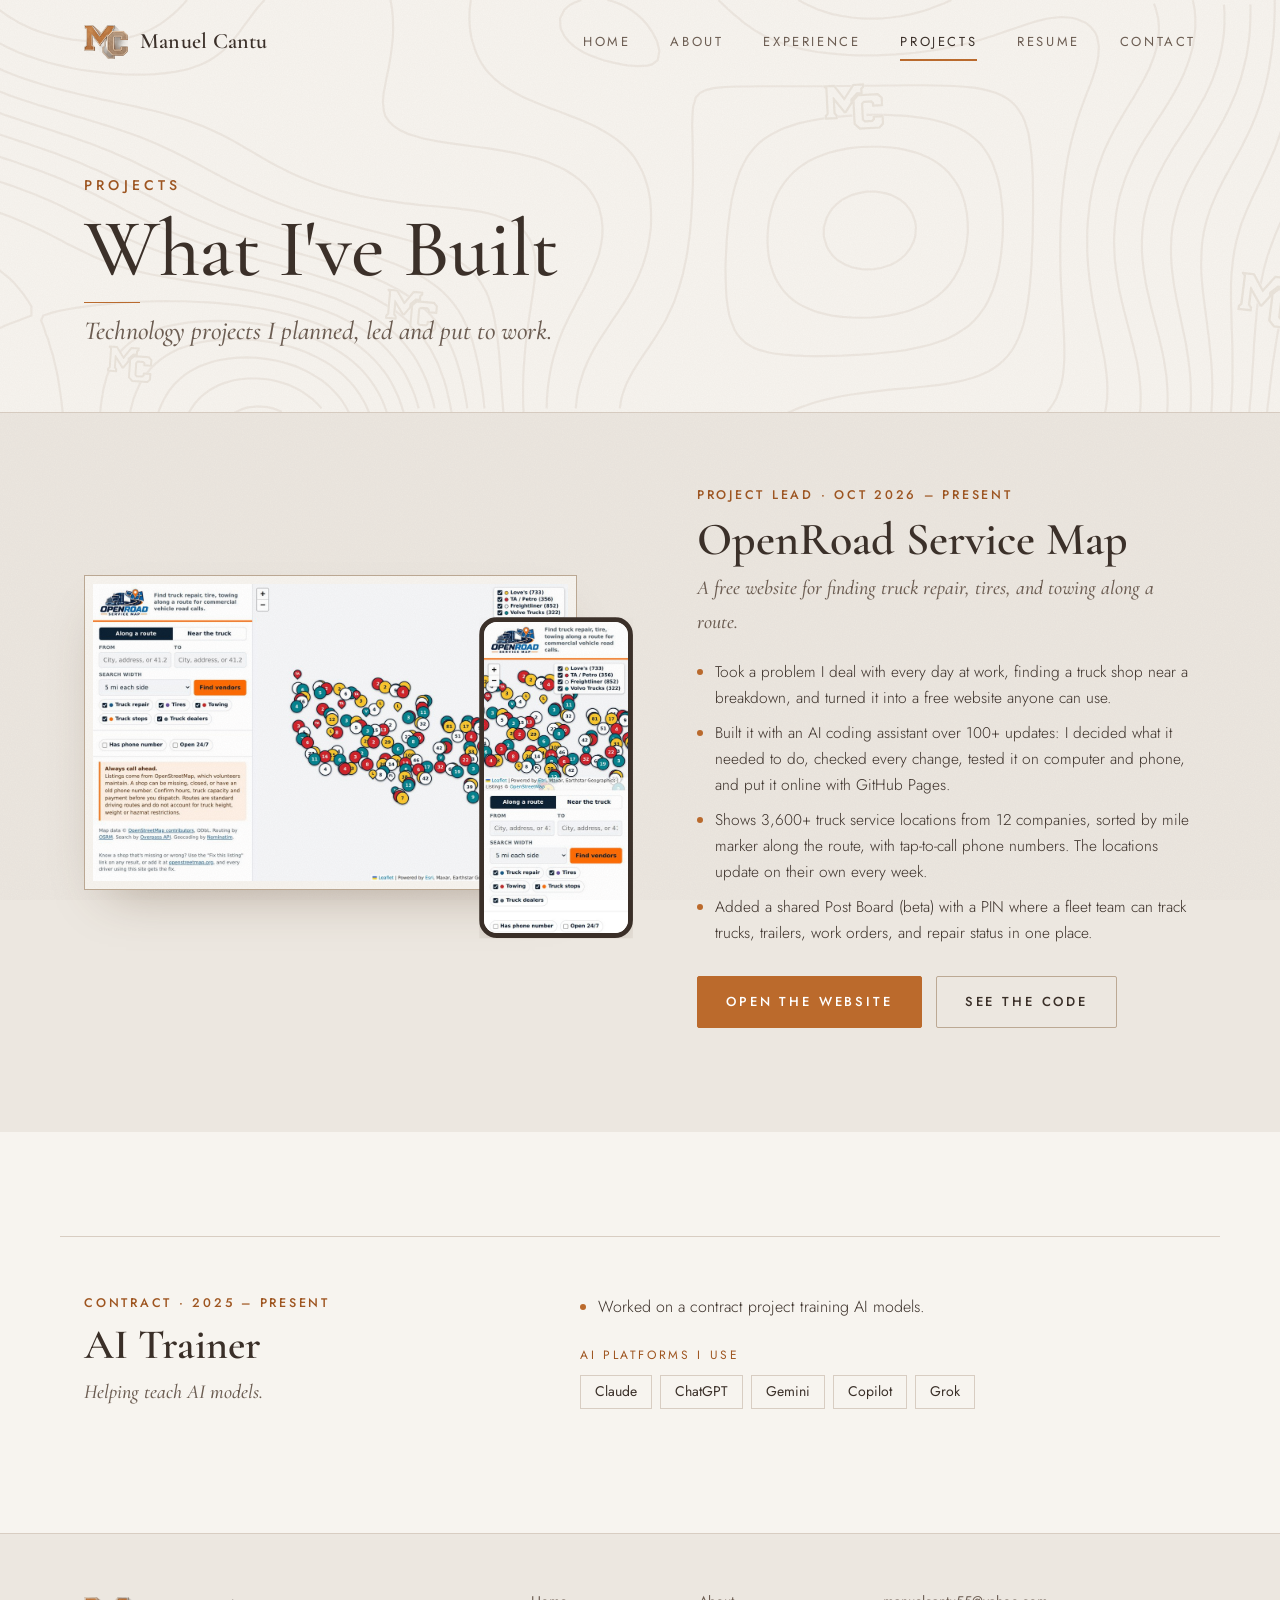
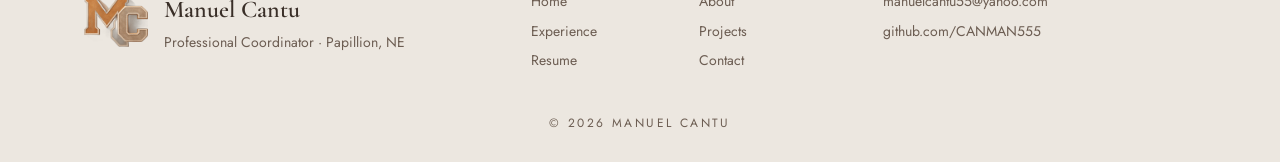
<file: projects.html>
<!doctype html>
<html lang="en">
<head>
<meta charset="utf-8">
<meta name="viewport" content="width=device-width, initial-scale=1">
<title>Projects · Manuel Cantu</title>
<meta name="description" content="Manuel Cantu, Professional Coordinator in fleet maintenance and operations. OpenRoad Service Map and AI training work.">
<meta property="og:title" content="Projects · Manuel Cantu">
<meta property="og:description" content="Manuel Cantu, Professional Coordinator in fleet maintenance and operations. OpenRoad Service Map and AI training work.">
<meta property="og:image" content="https://canman555.github.io/manuel-cantu-portfolio/assets/manny-portrait-600.jpg">
<meta name="theme-color" content="#f7f4ef">
<link rel="icon" type="image/png" href="assets/favicon.png">
<link rel="apple-touch-icon" href="assets/apple-touch-icon.png">
<link rel="preload" href="assets/fonts/cormorant-500.woff2" as="font" type="font/woff2" crossorigin>
<link rel="preload" href="assets/fonts/jost-300-600.woff2" as="font" type="font/woff2" crossorigin>
<link rel="stylesheet" href="styles.css">
<link rel="stylesheet" href="assets/css/motion.css">
<script src="assets/js/motion.js"></script>
</head>
<body>

<a class="skip" href="#main">Skip to content</a>

<header class="nav" id="nav">
  <div class="wrap nav-inner">
    <a class="brand" href="index.html" aria-label="Manuel Cantu, home"><img src="assets/mc-logo.png" alt="" width="308" height="242"><span>Manuel Cantu</span></a>
    <nav class="tabs" aria-label="Main">
      <a href="index.html">Home</a>
      <a href="about.html">About</a>
      <a href="experience.html">Experience</a>
      <a href="projects.html" aria-current="page">Projects</a>
      <a href="resume.html">Resume</a>
      <a href="contact.html">Contact</a>
    </nav>
  </div>
</header>

<main id="main">

<section class="page-head">
  <div class="wrap">
    <p class="kicker" data-reveal>Projects</p>
    <h1 data-reveal="heading">What I've Built</h1>
    <p class="page-lede" data-reveal>Technology projects I planned, led and put to work.</p>
  </div>
</section>
<section class="plain" id="build">
  <div class="wrap">
    <article class="project">
      <figure class="shots">
        <img class="shot-wide" src="assets/openroad-desktop.jpg" alt="OpenRoad Service Map on a computer, showing truck service pins across the United States" width="1200" height="750" data-reveal="image">
        <img class="shot-phone" src="assets/openroad-mobile.jpg" alt="OpenRoad Service Map on a phone" width="360" height="779" data-reveal="image">
      </figure>
      <div class="project-text">
        <p class="eyebrow" data-reveal>Project Lead · Oct 2026 – Present</p>
        <h3 data-reveal>OpenRoad Service Map</h3>
        <p class="project-lede" data-reveal>A free website for finding truck repair, tires, and towing along a route.</p>
        <ul data-reveal>
          <li>Took a problem I deal with every day at work, finding a truck shop near a breakdown, and turned it into a free website anyone can use.</li>
          <li>Built it with an AI coding assistant over 100+ updates: I decided what it needed to do, checked every change, tested it on computer and phone, and put it online with GitHub Pages.</li>
          <li>Shows 3,600+ truck service locations from 12 companies, sorted by mile marker along the route, with tap-to-call phone numbers. The locations update on their own every week.</li>
          <li>Added a shared Post Board (beta) with a PIN where a fleet team can track trucks, trailers, work orders, and repair status in one place.</li>
        </ul>
        <div class="actions" data-reveal>
          <a class="btn solid" href="https://canman555.github.io/OpenRoad-ServiceMap/">Open the website</a>
          <a class="btn line dark-line" href="https://github.com/CANMAN555/OpenRoad-ServiceMap">See the code</a>
        </div>
      </div>
    </article>
  </div>
</section>

<section class="band" id="ai-training">
  <div class="wrap side-card">
    <div>
      <p class="eyebrow" data-reveal>Contract · 2025 – Present</p>
      <h3 data-reveal>AI Trainer</h3>
      <p class="project-lede" data-reveal>Helping teach AI models.</p>
    </div>
    <div>
      <ul class="plain-list" data-reveal>
        <li>Worked on a contract project training AI models.</li>
      </ul>
      <p class="tools-label" data-reveal>AI platforms I use</p>
      <ul class="inline-chips" data-reveal><li>Claude</li><li>ChatGPT</li><li>Gemini</li><li>Copilot</li><li>Grok</li></ul>
    </div>
  </div>
</section>

</main>

<footer class="site-foot">
  <div class="wrap foot-grid">
    <div class="foot-brand">
      <img src="assets/mc-logo.png" alt="" width="308" height="242">
      <div>
        <p class="foot-name">Manuel Cantu</p>
        <p>Professional Coordinator · Papillion, NE</p>
      </div>
    </div>
    <nav class="foot-links" aria-label="Footer">
      <a href="index.html">Home</a>
      <a href="about.html">About</a>
      <a href="experience.html">Experience</a>
      <a href="projects.html">Projects</a>
      <a href="resume.html">Resume</a>
      <a href="contact.html">Contact</a>
    </nav>
    <div class="foot-contact">
      <a href="mailto:manuelcantu55@yahoo.com">manuelcantu55@yahoo.com</a>
      <a href="https://github.com/CANMAN555">github.com/CANMAN555</a>
    </div>
  </div>
  <p class="foot-copy">© 2026 Manuel Cantu</p>
</footer>

</body>
</html>
</file>
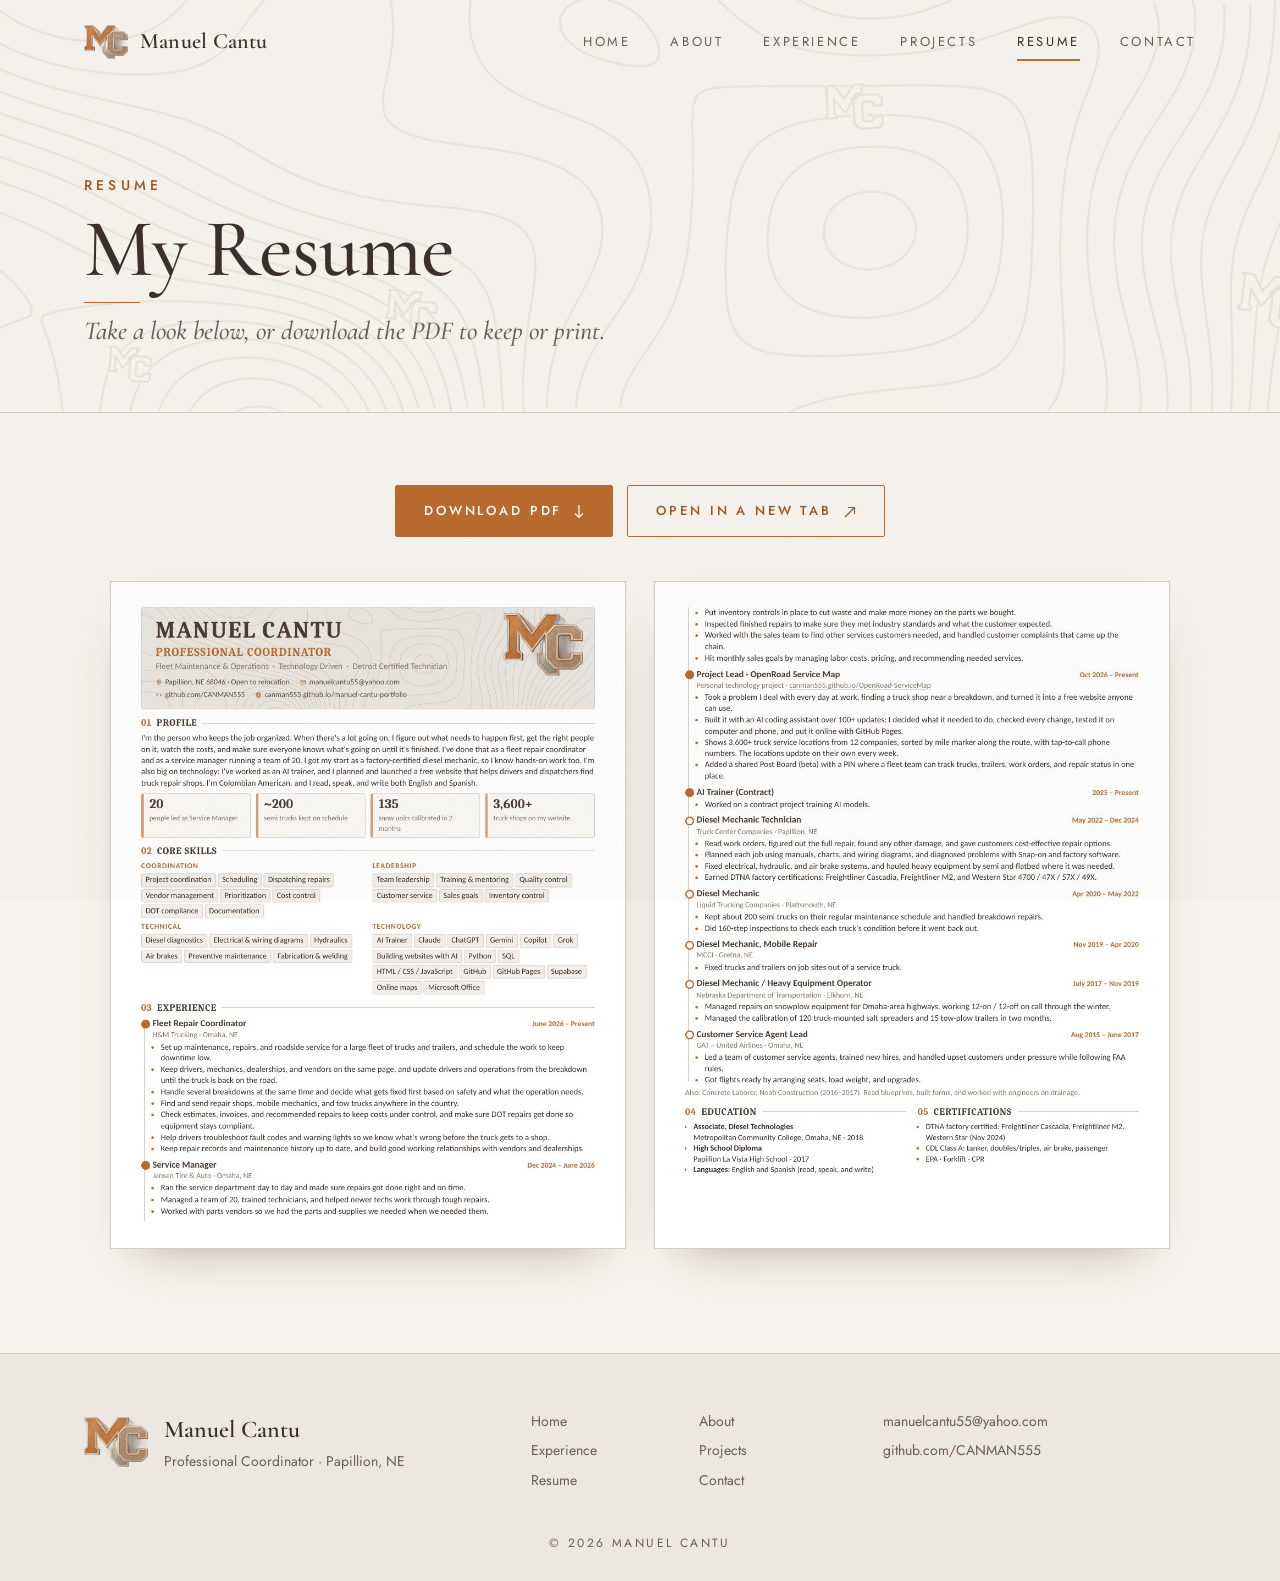
<file: resume.html>
<!doctype html>
<html lang="en">
<head>
<meta charset="utf-8">
<meta name="viewport" content="width=device-width, initial-scale=1">
<title>Resume · Manuel Cantu</title>
<meta name="description" content="Manuel Cantu, Professional Coordinator in fleet maintenance and operations. View or download the resume.">
<meta property="og:title" content="Resume · Manuel Cantu">
<meta property="og:description" content="Manuel Cantu, Professional Coordinator in fleet maintenance and operations. View or download the resume.">
<meta property="og:image" content="https://canman555.github.io/manuel-cantu-portfolio/assets/manny-portrait-600.jpg">
<meta name="theme-color" content="#f7f4ef">
<link rel="icon" type="image/png" href="assets/favicon.png">
<link rel="apple-touch-icon" href="assets/apple-touch-icon.png">
<link rel="preload" href="assets/fonts/cormorant-500.woff2" as="font" type="font/woff2" crossorigin>
<link rel="preload" href="assets/fonts/jost-300-600.woff2" as="font" type="font/woff2" crossorigin>
<link rel="stylesheet" href="styles.css">
<link rel="stylesheet" href="assets/css/motion.css">
<script src="assets/js/motion.js"></script>
</head>
<body>

<a class="skip" href="#main">Skip to content</a>

<header class="nav" id="nav">
  <div class="wrap nav-inner">
    <a class="brand" href="index.html" aria-label="Manuel Cantu, home"><img src="assets/mc-logo.png" alt="" width="308" height="242"><span>Manuel Cantu</span></a>
    <nav class="tabs" aria-label="Main">
      <a href="index.html">Home</a>
      <a href="about.html">About</a>
      <a href="experience.html">Experience</a>
      <a href="projects.html">Projects</a>
      <a href="resume.html" aria-current="page">Resume</a>
      <a href="contact.html">Contact</a>
    </nav>
  </div>
</header>

<main id="main">

<section class="page-head">
  <div class="wrap">
    <p class="kicker" data-reveal>Resume</p>
    <h1 data-reveal="heading">My Resume</h1>
    <p class="page-lede" data-reveal>Take a look below, or download the PDF to keep or print.</p>
  </div>
</section>
<section class="band" id="resume">
  <div class="wrap">
    <div class="resume-actions" data-reveal>
      <a class="btn solid" href="assets/Manuel_Cantu_Resume.pdf" download="Manuel_Cantu_Resume.pdf">Download PDF</a>
      <a class="btn line" href="assets/Manuel_Cantu_Resume.pdf" target="_blank" rel="noopener">Open in a new tab</a>
    </div>
    <div class="resume-pages">
      <img src="assets/resume-page-1.jpg" alt="Resume page 1: profile, skills and recent experience" width="935" height="1210" data-reveal="image">
      <img src="assets/resume-page-2.jpg" alt="Resume page 2: earlier experience, education and certifications" width="935" height="1210" loading="lazy" data-reveal="image">
    </div>
  </div>
</section>

</main>

<footer class="site-foot">
  <div class="wrap foot-grid">
    <div class="foot-brand">
      <img src="assets/mc-logo.png" alt="" width="308" height="242">
      <div>
        <p class="foot-name">Manuel Cantu</p>
        <p>Professional Coordinator · Papillion, NE</p>
      </div>
    </div>
    <nav class="foot-links" aria-label="Footer">
      <a href="index.html">Home</a>
      <a href="about.html">About</a>
      <a href="experience.html">Experience</a>
      <a href="projects.html">Projects</a>
      <a href="resume.html">Resume</a>
      <a href="contact.html">Contact</a>
    </nav>
    <div class="foot-contact">
      <a href="mailto:manuelcantu55@yahoo.com">manuelcantu55@yahoo.com</a>
      <a href="https://github.com/CANMAN555">github.com/CANMAN555</a>
    </div>
  </div>
  <p class="foot-copy">© 2026 Manuel Cantu</p>
</footer>

</body>
</html>
</file>
<file: styles.css>
@font-face { font-family: "Cormorant Garamond"; font-style: italic; font-weight: 500; font-display: swap; src: url("assets/fonts/cormorant-500i.woff2") format("woff2"); unicode-range: U+0000-00FF, U+0131, U+0152-0153, U+02BB-02BC, U+02C6, U+02DA, U+02DC, U+0304, U+0308, U+0329, U+2000-206F, U+20AC, U+2122, U+2191, U+2193, U+2212, U+2215, U+FEFF, U+FFFD; }
@font-face { font-family: "Cormorant Garamond"; font-style: normal; font-weight: 500; font-display: swap; src: url("assets/fonts/cormorant-500.woff2") format("woff2"); unicode-range: U+0000-00FF, U+0131, U+0152-0153, U+02BB-02BC, U+02C6, U+02DA, U+02DC, U+0304, U+0308, U+0329, U+2000-206F, U+20AC, U+2122, U+2191, U+2193, U+2212, U+2215, U+FEFF, U+FFFD; }
@font-face { font-family: "Cormorant Garamond"; font-style: normal; font-weight: 600; font-display: swap; src: url("assets/fonts/cormorant-500.woff2") format("woff2"); unicode-range: U+0000-00FF, U+0131, U+0152-0153, U+02BB-02BC, U+02C6, U+02DA, U+02DC, U+0304, U+0308, U+0329, U+2000-206F, U+20AC, U+2122, U+2191, U+2193, U+2212, U+2215, U+FEFF, U+FFFD; }
@font-face { font-family: "Jost"; font-style: normal; font-weight: 300 600; font-display: swap; src: url("assets/fonts/jost-300-600.woff2") format("woff2"); unicode-range: U+0000-00FF, U+0131, U+0152-0153, U+02BB-02BC, U+02C6, U+02DA, U+02DC, U+0304, U+0308, U+0329, U+2000-206F, U+20AC, U+2122, U+2191, U+2193, U+2212, U+2215, U+FEFF, U+FFFD; }

/* Quiet editorial page: warm white and stone, burnt-orange accents, classic serif display with a clean sans. */
:root {
  color-scheme: light;
  --white: #f7f4ef;
  --stone: #ece7e0;
  --greige: #ddd2cb;
  --taupe: #bca994;
  --peach: #d3a077;
  --orange: #bb6a2c;
  --terra: #9e5520;
  --ink: #3a2f28;
  --ink-soft: #6c5d52;
  --line: #d8cdc2;
  --display: "Cormorant Garamond", "Garamond", "Times New Roman", serif;
  --sans: "Jost", "Futura", "Century Gothic", "Segoe UI", sans-serif;
}

* { box-sizing: border-box; }
html { scroll-behavior: smooth; scroll-padding-top: 72px; }
body { margin: 0; background: var(--white); color: var(--ink); font-family: var(--sans); font-weight: 400; font-size: 17px; line-height: 1.7; -webkit-font-smoothing: antialiased; }
img { max-width: 100%; height: auto; display: block; }
a { color: inherit; }
.wrap { width: 100%; max-width: 1160px; margin: 0 auto; padding-left: 24px; padding-right: 24px; }
.skip { position: absolute; left: -999px; top: 8px; background: var(--orange); color: #fff; padding: 6px 12px; z-index: 50; }
.skip:focus { left: 8px; }
:focus-visible { outline: 2px solid var(--orange); outline-offset: 3px; }
h1, h2, h3 { text-wrap: balance; }

/* ---------- Nav ---------- */
.nav { position: sticky; top: 0; z-index: 20; background: rgba(247, 244, 239, .94); backdrop-filter: blur(6px); border-bottom: 1px solid var(--line); }
.nav-inner { display: flex; align-items: center; justify-content: space-between; gap: 24px; height: 68px; }
.brand { display: flex; align-items: center; gap: 12px; text-decoration: none; font-family: var(--display); font-weight: 600; font-size: 22px; letter-spacing: .01em; white-space: nowrap; }
.brand img { width: 44px; }
.nav nav { display: flex; gap: clamp(16px, 3.5vw, 40px); }
.nav nav a { text-decoration: none; font-size: 13px; letter-spacing: .2em; text-transform: uppercase; color: var(--ink-soft); }
.nav nav a:hover { color: var(--terra); }

/* ---------- Home ---------- */
.hero {
  padding: clamp(56px, 8vw, 104px) 0 0;
  background: url("assets/route-lines-hero.svg") center top / cover no-repeat, var(--white);
}
.hero-grid { display: grid; grid-template-columns: 1.25fr 1fr; gap: clamp(40px, 6vw, 88px); align-items: center; }
.hero-grid > * { min-width: 0; }
.kicker { margin: 0 0 14px; color: var(--terra); font-size: 14px; font-weight: 500; letter-spacing: .3em; text-transform: uppercase; }
h1 { margin: 0; font-family: var(--display); font-weight: 500; font-size: clamp(58px, 8.4vw, 112px); line-height: .95; letter-spacing: -.01em; }
.tagline { margin: 14px 0 26px; font-family: var(--display); font-style: italic; font-size: clamp(24px, 2.6vw, 32px); color: var(--ink-soft); line-height: 1.2; }
.lede { margin: 0 0 34px; max-width: 34em; font-weight: 300; font-size: 18px; }
.mission-line { list-style: none; margin: 44px 0 0; padding: 22px 0 0; border-top: 1px solid var(--line); display: flex; flex-wrap: wrap; gap: 6px 0; font-size: 13px; letter-spacing: .2em; text-transform: uppercase; color: var(--ink-soft); }
.mission-line li { white-space: nowrap; }
.mission-line li:not(:last-child)::after { content: "—"; color: var(--peach); margin: 0 14px; letter-spacing: 0; }

.glance { background: var(--white); border: 1px solid var(--line); padding: 34px 34px 22px; box-shadow: 0 30px 60px -36px rgba(90, 64, 40, .35); }
.glance-photo { display: block; width: 112px; height: 112px; margin: 0 0 18px; border-radius: 50%; object-fit: cover; border: 1px solid var(--taupe); outline: 1px solid var(--line); outline-offset: 5px; }
.glance h2 { margin: 0 0 10px; font-family: var(--display); font-style: italic; font-weight: 500; font-size: 26px; color: var(--ink); }
.glance dl { margin: 0; }
.glance dl div { display: grid; grid-template-columns: 96px 1fr; gap: 12px; padding: 12px 0; border-top: 1px solid var(--line); }
.glance dt { font-size: 12px; letter-spacing: .18em; text-transform: uppercase; color: var(--terra); padding-top: 3px; }
.glance dd { margin: 0; font-size: 15.5px; line-height: 1.5; }

.results { display: grid; grid-template-columns: repeat(4, 1fr); margin-top: clamp(56px, 7vw, 96px); border-top: 1px solid var(--line); }
.tile { padding: 30px 16px 40px; text-align: center; }
.tile + .tile { border-left: 1px solid var(--line); }
.tile b { display: block; font-family: var(--display); font-weight: 500; font-size: clamp(44px, 4.6vw, 62px); line-height: 1; color: var(--orange); font-variant-numeric: lining-nums tabular-nums; }
.tile p { margin: 12px 0 0; font-size: 12.5px; letter-spacing: .16em; text-transform: uppercase; color: var(--ink-soft); }

/* ---------- Sections ---------- */
section { padding: 104px 0; }
.hero { padding-bottom: 0; }
.band { background: var(--white); }
.plain { background: var(--stone); }
h2.rule { display: flex; align-items: center; gap: 28px; margin: 0 0 18px; font-family: var(--display); font-weight: 500; font-size: clamp(34px, 4vw, 50px); line-height: 1.1; }
h2.rule::before, h2.rule::after { content: ""; flex: 1; height: 1px; background: var(--line); }
.section-lede { margin: 0 auto 52px; max-width: 34em; text-align: center; font-family: var(--display); font-style: italic; font-size: 21px; color: var(--ink-soft); }
#experience h2.rule, #build h2.rule, #toolbox h2.rule { margin-bottom: 52px; }

.btn {
  display: inline-block; padding: 14px 28px; font-family: var(--sans); font-size: 13px; font-weight: 500;
  letter-spacing: .22em; text-transform: uppercase; text-decoration: none; border-radius: 2px;
  border: 1px solid var(--orange); transition: background .2s, color .2s;
}
.btn.solid { background: var(--orange); color: #fff; }
.btn.solid:hover { background: var(--terra); border-color: var(--terra); }
.btn.line { color: var(--terra); }
.btn.line:hover { background: rgba(187, 106, 44, .1); }
.btn.dark-line { color: var(--ink); border-color: var(--taupe); }
.btn.dark-line:hover { background: var(--ink); border-color: var(--ink); color: var(--white); }
.btn.big { font-size: 15px; padding: 18px 42px; }
.actions { display: flex; flex-wrap: wrap; gap: 14px; }

/* ---------- Mission ---------- */
.method { list-style: none; margin: 0; padding: 0; display: grid; grid-template-columns: repeat(5, 1fr); gap: 18px; }
.method li { display: grid; gap: 16px; align-content: start; background: var(--white); padding: 28px 22px; border: 1px solid var(--line); border-radius: 2px; }
.method svg { width: 40px; height: 40px; fill: none; stroke: var(--terra); stroke-width: 1.6; stroke-linecap: round; stroke-linejoin: round; }
.step { font-family: var(--display); font-style: italic; font-size: 26px; color: var(--taupe); line-height: 1; }
.method h3 { margin: 4px 0 10px; font-weight: 500; font-size: 15px; letter-spacing: .16em; text-transform: uppercase; }
.method p { margin: 0; font-size: 15px; color: var(--ink-soft); line-height: 1.6; }

/* ---------- Experience ---------- */
.hint { margin: -32px 0 28px; text-align: center; color: var(--ink-soft); font-family: var(--display); font-style: italic; font-size: 19px; }
.track { margin: 44px 0 14px; font-weight: 500; font-size: 13px; letter-spacing: .26em; text-transform: uppercase; color: var(--terra); }
.departures { border-left: 1px solid var(--taupe); margin-left: 8px; }
.departures details { position: relative; border-bottom: 1px solid var(--line); }
.departures summary { list-style: none; cursor: pointer; display: grid; grid-template-columns: 180px minmax(0, 1.1fr) minmax(0, 1fr) 20px; gap: 18px; align-items: baseline; padding: 16px 4px 16px 32px; font-size: 14px; letter-spacing: .05em; }
.departures summary::-webkit-details-marker { display: none; }
.departures summary::before { content: ""; position: absolute; left: -7px; top: 22px; width: 13px; height: 13px; border-radius: 50%; background: var(--white); border: 1.5px solid var(--orange); }
.departures details[open] summary::before { background: var(--orange); }
.departures summary::after { content: "+"; color: var(--taupe); font-size: 20px; line-height: 1; justify-self: end; }
.departures details[open] summary::after { content: "–"; }
.departures summary:hover .role { color: var(--terra); }
.when { color: var(--ink-soft); text-transform: uppercase; font-size: 13px; }
.role { font-family: var(--display); font-weight: 600; font-size: 21px; letter-spacing: 0; line-height: 1.2; }
.where { color: var(--ink-soft); text-transform: uppercase; font-size: 12.5px; }
.departures ul { margin: 0 0 20px; padding: 0 0 6px 52px; max-width: 900px; font-size: 15.5px; font-weight: 300; }
.departures li { margin-bottom: 6px; }
.departures li::marker { color: var(--orange); }
.departures a { color: var(--terra); }

/* ---------- Project ---------- */
.project { display: grid; grid-template-columns: 1.1fr 1fr; gap: 64px; align-items: center; }
.shots { position: relative; margin: 0; padding: 0 56px 48px 0; }
.shot-wide { border: 1px solid var(--taupe); padding: 8px; background: var(--white); box-shadow: 0 24px 50px -24px rgba(90, 64, 40, .4); }
.shot-phone { position: absolute; right: 0; bottom: 0; width: 28%; border: 5px solid var(--ink); border-radius: 18px; box-shadow: 0 18px 40px -16px rgba(90, 64, 40, .5); }
.eyebrow { margin: 0 0 8px; font-size: 12.5px; letter-spacing: .22em; text-transform: uppercase; color: var(--terra); font-weight: 500; }
.project h3 { margin: 0; font-family: var(--display); font-weight: 600; font-size: clamp(34px, 3.6vw, 46px); line-height: 1.05; }
.project-lede { margin: 8px 0 20px; color: var(--ink-soft); font-family: var(--display); font-style: italic; font-size: 20px; }
.project ul { margin: 0 0 30px; padding-left: 18px; font-size: 15.5px; font-weight: 300; }
.project li { margin-bottom: 8px; }
.project li::marker { color: var(--orange); }

/* ---------- Toolbox ---------- */
.toolbox { display: grid; grid-template-columns: repeat(4, 1fr); border-top: 1px solid var(--line); border-bottom: 1px solid var(--line); }
.toolbox > div { padding: 30px 24px; }
.toolbox > div + div { border-left: 1px solid var(--line); }
.toolbox h3, .credentials h3 { margin: 0 0 14px; font-weight: 500; font-size: 13px; letter-spacing: .24em; text-transform: uppercase; color: var(--terra); }
.toolbox ul.inline { list-style: none; margin: 0; padding: 0; font-size: 15px; font-weight: 300; line-height: 1.95; }
.toolbox ul.inline li { display: inline; white-space: nowrap; }
.toolbox ul.inline li:not(:last-child)::after { content: "\00a0· "; color: var(--taupe); white-space: normal; }
.credentials { display: grid; grid-template-columns: repeat(3, 1fr); gap: 40px; margin-top: 60px; }
.credentials p { margin: 0 0 16px; font-size: 15px; color: var(--ink-soft); font-weight: 300; }
.credentials b { color: var(--ink); font-weight: 500; }
.credentials .mt { margin-top: 28px; }

/* ---------- Contact ---------- */
#contact { padding: 88px 0 36px; }
.ticket { position: relative; display: grid; grid-template-columns: auto 1fr auto; gap: 44px; align-items: center; background: var(--white); border: 1px solid var(--taupe); padding: 44px 48px; }
.ticket::before { content: ""; position: absolute; inset: 6px; border: 1px solid var(--line); pointer-events: none; }
.ticket h2 { margin: 0 0 16px; font-family: var(--display); font-weight: 500; font-size: clamp(38px, 4.6vw, 62px); line-height: 1; }
.contact-list { list-style: none; margin: 0; padding: 0; display: flex; flex-wrap: wrap; gap: 6px 28px; font-size: 16px; }
.contact-list a { text-decoration: none; border-bottom: 1px solid var(--peach); }
.contact-list a:hover { color: var(--terra); }
.ticket-photo { display: block; width: 150px; height: 150px; border-radius: 50%; object-fit: cover; border: 1px solid var(--taupe); outline: 1px solid var(--peach); outline-offset: 6px; }
.ticket-actions { display: grid; gap: 12px; justify-items: stretch; text-align: center; }
.foot { margin: 30px 0 0; text-align: center; font-size: 12.5px; color: var(--ink-soft); letter-spacing: .2em; text-transform: uppercase; }

/* ---------- Tablet ---------- */
@media (max-width: 1100px) { .method { grid-template-columns: repeat(3, 1fr); } }
@media (max-width: 980px) {
  .hero-grid, .project { grid-template-columns: 1fr; gap: 48px; }
  .glance { max-width: 560px; }
  .results { grid-template-columns: 1fr 1fr; }
  .tile:nth-child(3) { border-left: 0; }
  .tile:nth-child(n+3) { border-top: 1px solid var(--line); }
  .toolbox { grid-template-columns: 1fr 1fr; }
  .toolbox > div:nth-child(3) { border-left: 0; }
  .toolbox > div:nth-child(n+3) { border-top: 1px solid var(--line); }
  .ticket { grid-template-columns: auto 1fr; }
  .ticket-actions { grid-column: 1 / -1; grid-auto-flow: column; justify-content: start; }
  .departures summary { grid-template-columns: 160px 1fr 20px; }
  .departures .where { grid-column: 2; grid-row: 2; margin-top: -8px; }
  .departures summary::after { grid-column: 3; grid-row: 1; }
}
@media (max-width: 760px) { .method { grid-template-columns: 1fr 1fr; } }

/* ---------- Phone ---------- */
@media (max-width: 640px) {
  body { font-size: 16px; }
  .wrap { padding-left: 16px; padding-right: 16px; }
  section { padding: 72px 0; }
  .hero { padding-top: 44px; padding-bottom: 0; }
  .nav-inner { height: 60px; gap: 12px; }
  .brand span { display: none; }
  .brand img { width: 40px; }
  .nav nav { gap: 14px; }
  .nav nav a { font-size: 11px; letter-spacing: .12em; white-space: nowrap; }
  .lede { font-size: 17px; }
  .mission-line { font-size: 11.5px; letter-spacing: .14em; }
  .mission-line li:not(:last-child)::after { margin: 0 8px; }
  .glance { padding: 26px 20px 14px; }
  .glance dl div { grid-template-columns: 84px 1fr; }
  .tile { padding: 24px 8px 28px; }
  .tile p { font-size: 11px; letter-spacing: .1em; }
  h2.rule { gap: 14px; }
  .method, .credentials { grid-template-columns: 1fr; }
  .toolbox { grid-template-columns: 1fr; }
  .toolbox > div { padding: 24px 4px; }
  .toolbox > div + div { border-left: 0; border-top: 1px solid var(--line); }
  .departures summary { grid-template-columns: 1fr 20px; gap: 2px 10px; padding: 14px 2px 14px 24px; }
  .departures .when { grid-column: 1; grid-row: 1; font-size: 12px; }
  .departures .role { grid-column: 1; grid-row: 2; font-size: 19px; }
  .departures .where { grid-column: 1; grid-row: 3; margin-top: 0; font-size: 11.5px; }
  .departures summary::after { grid-column: 2; grid-row: 1 / 3; align-self: center; }
  .departures summary::before { top: 20px; }
  .departures ul { padding-left: 40px; font-size: 15px; }
  .shots { padding: 0 34px 34px 0; }
  .ticket { grid-template-columns: 1fr; padding: 32px 22px; justify-items: start; gap: 24px; }
  .ticket-photo { width: 110px; height: 110px; }
  .ticket-actions { grid-auto-flow: row; width: 100%; }
}

@media (prefers-reduced-motion: reduce) { html { scroll-behavior: auto; } }

/* ---------- Tabs ---------- */
.tabs { display: flex; gap: clamp(14px, 2.6vw, 34px); }
.tabs a { position: relative; padding: 6px 0; }
.tabs a[aria-current="page"] { color: var(--ink); }
.tabs a[aria-current="page"]::after { content: ""; position: absolute; left: 0; right: 0; bottom: -2px; height: 2px; background: var(--orange); }

/* ---------- Inner page header ---------- */
.page-head { padding: clamp(56px, 7vw, 92px) 0 clamp(40px, 5vw, 64px); background: url("assets/route-lines.svg") center / cover no-repeat, var(--white); border-bottom: 1px solid var(--line); }
.page-head h1 { font-size: clamp(48px, 6.4vw, 84px); }
.page-lede { margin: 14px 0 0; max-width: 36em; font-family: var(--display); font-style: italic; font-size: clamp(21px, 2.2vw, 26px); color: var(--ink-soft); line-height: 1.35; }
.page-head + section { padding-top: 72px; }

/* ---------- Home extras ---------- */
a.mission-line { text-decoration: none; }
a.mission-line span { white-space: nowrap; }
a.mission-line span:not(:last-child)::after { content: "—"; color: var(--peach); margin: 0 14px; letter-spacing: 0; }
a.mission-line:hover span { color: var(--terra); }
.explore { display: grid; grid-template-columns: repeat(3, 1fr); gap: 22px; margin-top: 52px; }
.explore-card { display: flex; flex-direction: column; gap: 10px; background: var(--white); border: 1px solid var(--line); padding: 28px; text-decoration: none; transition: border-color .2s, transform .2s; }
.explore-card:hover { border-color: var(--taupe); transform: translateY(-3px); }
.explore-card img { width: 100%; aspect-ratio: 16 / 10; object-fit: cover; border: 1px solid var(--line); margin-bottom: 8px; }
.explore-card img.crop-top { object-position: top; }
.explore-kicker { font-size: 12px; letter-spacing: .22em; text-transform: uppercase; color: var(--terra); }
.explore-card h3 { margin: 0; font-family: var(--display); font-weight: 600; font-size: 28px; line-height: 1.15; }
.explore-card p { margin: 0; color: var(--ink-soft); font-size: 15.5px; font-weight: 300; }
.more { margin-top: auto; padding-top: 8px; font-size: 13px; letter-spacing: .18em; text-transform: uppercase; color: var(--terra); }
.more::after { content: " →"; }
.cta { padding: 88px 0; }
.cta-inner { display: flex; align-items: center; justify-content: space-between; gap: 24px; flex-wrap: wrap; border-top: 1px solid var(--line); border-bottom: 1px solid var(--line); padding-top: 44px; padding-bottom: 44px; }
.cta h2 { margin: 0; font-family: var(--display); font-weight: 500; font-size: clamp(36px, 4.4vw, 58px); line-height: 1; }

/* ---------- About ---------- */
.profile { display: grid; grid-template-columns: 240px 1fr; gap: 64px; align-items: start; }
.profile-photo { position: relative; margin: 0; }
.profile-photo::before { content: ""; position: absolute; inset: 14px -14px -14px 14px; border: 1px solid var(--peach); }
.profile-photo img { position: relative; display: block; width: 100%; height: auto; border: 1px solid var(--taupe); }
.profile-text p { margin: 0 0 18px; max-width: 40em; font-size: 19px; font-weight: 300; line-height: 1.75; }
.profile-text p:first-child::first-letter { font-family: var(--display); font-size: 3.4em; float: left; line-height: .85; padding: 6px 10px 0 0; color: var(--orange); }

/* ---------- Projects ---------- */
.side-card { display: grid; grid-template-columns: 1fr 1.4fr; gap: 56px; border-top: 1px solid var(--line); padding-top: 56px; }
.side-card h3 { margin: 0; font-family: var(--display); font-weight: 600; font-size: clamp(32px, 3.4vw, 42px); line-height: 1.05; }
.plain-list { margin: 0 0 24px; padding-left: 18px; font-size: 16px; font-weight: 300; }
.plain-list li::marker { color: var(--orange); }
.tools-label { margin: 0 0 10px; font-size: 12px; letter-spacing: .22em; text-transform: uppercase; color: var(--terra); }
.inline-chips { list-style: none; margin: 0; padding: 0; display: flex; flex-wrap: wrap; gap: 8px; }
.inline-chips li { border: 1px solid var(--line); background: var(--white); padding: 4px 14px; font-size: 14px; }

/* ---------- Resume ---------- */
.resume-actions { display: flex; flex-wrap: wrap; gap: 14px; justify-content: center; margin-bottom: 44px; }
.resume-pages { display: grid; grid-template-columns: 1fr 1fr; gap: 28px; max-width: 1060px; margin: 0 auto; }
.resume-pages img { width: 100%; background: #fff; border: 1px solid var(--line); box-shadow: 0 24px 50px -28px rgba(90, 64, 40, .45); }

/* ---------- Contact form ---------- */
.message { display: grid; grid-template-columns: 1fr 1.3fr; gap: 56px; align-items: start; }
.small-title { margin: 0 0 10px; font-family: var(--display); font-weight: 500; font-size: clamp(32px, 3.4vw, 42px); line-height: 1.1; }
.muted { margin: 0; color: var(--ink-soft); font-weight: 300; }
.form { display: grid; gap: 8px; }
.form label { font-size: 12px; letter-spacing: .2em; text-transform: uppercase; color: var(--terra); margin-top: 10px; }
.form input, .form textarea { width: 100%; font: inherit; font-weight: 300; color: var(--ink); background: var(--white); border: 1px solid var(--line); border-radius: 2px; padding: 12px 14px; }
.form input:focus, .form textarea:focus { outline: none; border-color: var(--orange); box-shadow: 0 0 0 3px rgba(187, 106, 44, .15); }
.form .btn { justify-self: start; margin-top: 8px; cursor: pointer; }
.form-note { margin: 4px 0 0; min-height: 1.4em; font-size: 14px; color: var(--terra); }
#contact { padding-bottom: 88px; }

/* ---------- Footer ---------- */
.site-foot { background: var(--stone); border-top: 1px solid var(--line); padding: 56px 0 28px; }
.foot-grid { display: grid; grid-template-columns: 1.3fr 1fr 1fr; gap: 40px; align-items: start; }
.foot-brand { display: flex; gap: 16px; align-items: center; }
.foot-brand img { width: 64px; }
.foot-brand p { margin: 0; font-size: 14px; color: var(--ink-soft); }
.foot-brand .foot-name { font-family: var(--display); font-weight: 600; font-size: 24px; color: var(--ink); }
.foot-links { display: grid; grid-template-columns: 1fr 1fr; gap: 6px 24px; }
.foot-links a, .foot-contact a { text-decoration: none; font-size: 14px; color: var(--ink-soft); }
.foot-links a:hover, .foot-contact a:hover { color: var(--terra); }
.foot-contact { display: grid; gap: 6px; }
.foot-copy { margin: 40px 0 0; text-align: center; font-size: 12px; letter-spacing: .2em; text-transform: uppercase; color: var(--ink-soft); }

@media (max-width: 980px) {
  .explore { grid-template-columns: 1fr 1fr; }
  .explore-card:first-child { grid-column: 1 / -1; }
  .side-card, .message { grid-template-columns: 1fr; gap: 28px; }
  .foot-grid { grid-template-columns: 1fr 1fr; }
  .foot-brand { grid-column: 1 / -1; }
}
@media (max-width: 760px) {
  .nav-inner { height: auto; flex-wrap: wrap; padding-top: 10px; padding-bottom: 0; gap: 4px; }
  .brand span { display: inline; font-size: 20px; }
  .tabs { width: 100%; overflow-x: auto; gap: 20px; padding-bottom: 8px; scrollbar-width: none; }
  .tabs::-webkit-scrollbar { display: none; }
  .nav .tabs a { font-size: 11.5px; letter-spacing: .14em; white-space: nowrap; }
  .tabs a[aria-current="page"]::after { bottom: 0; }
  html { scroll-padding-top: 110px; }
}
@media (max-width: 640px) {
  .explore { grid-template-columns: 1fr; }
  .profile { grid-template-columns: 1fr; gap: 24px; }
  .profile-photo { width: 180px; }
  .profile-text p { font-size: 17px; }
  .resume-pages { grid-template-columns: 1fr; }
  .cta-inner { flex-direction: column; align-items: flex-start; }
  .foot-grid { grid-template-columns: 1fr; }
}
@media (max-width: 420px) {
  .tabs { gap: 11px; }
  .nav .tabs a { font-size: 10.5px; letter-spacing: .06em; }
}
</file>
<file: assets/css/motion.css>
/* Motion: scroll progress bar, reveal on scroll, heading lines and image wipes.
   Elements opt in with data-reveal in the HTML:
     data-reveal            fade in and rise 24px
     data-reveal="heading"  fade in and rise, then draw a thin line underneath
     data-reveal="line"     only draw the line (for headings inside a card that already reveals)
     data-reveal="image"    wipe up from the bottom while easing from 1.08 to 1
   Hidden states only apply once motion.js has put the "motion" class on <html>,
   so every page stays fully readable if JavaScript is off or fails.

   Page transitions (bottom of this file):
     html.pt-intro    first visit in a session: cream cover, a terracotta line draws across, then it all lifts away
     .pt-panel        leaving a page (browsers without View Transitions): a cream panel wipes up from the bottom
     html.pt-arrive   the next page: the same cover lifts off the top to reveal it
     @view-transition browsers that support it slide the new page up over the old one natively
   The covers never take clicks or focus, and none of it runs with reduced motion.

   Header (after page transitions):
     html.nav-js      motion.js is running: the header floats over the top of the page
     .nav.is-scrolled past 40px: cream bar, soft shadow, hairline border, slightly smaller
     .nav.is-hidden   scrolling down: the header slides away; scrolling up brings it back
     html.menu-open   phone menu open: full-screen cream overlay, page locked behind it
   Without JavaScript the header stays exactly as styles.css draws it.

   Home hero (after the header):
     h1.is-split      the name, split into words (masks) and letters that rise into view, 30ms apart
     .photo-wrap      holds the headshot and its offset terracotta ring; drifts slower than the page
     .btn.btn-fx      fill sweeps in from the left, arrow nudges, slight lift, gentle pull toward the cursor
     .scroll-cue      thin line above the numbers with a dot that travels down it
     a.mission-line   words fade in one by one, the separators draw between them, each word underlines on hover
     .glance          the "At a glance" card lifts on hover with a line along its top; its rows fade in in turn
     .tile            the four numbers count up once (motion.js reads data-count), a terracotta line draws
                      across each tile's top from left to right, and on hover the number rises and the label warms
     .explore-card    "Take a Look" cards: staggered entrance, lift and image zoom on hover, a dark-brown caption
                      with the title and "Explore" rising over the image, a 3D tilt and light sheen on desktop
     .cta             "Ready when you are": a faint tan circle and arc drift behind it, the headline rises line
                      by line, and the button fills with a ripple that spreads from where the pointer enters
     .site-foot       links underline from the left like the nav; contact items fade in one after another
     .to-top          "Back to top" appears once you're past the first section and glides back up

   Inner pages (bottom of the page-specific blocks):
     About            arriving at #mission glides there, then the heading's underline pulses twice
     Experience       a terracotta line draws down each group, dots fill at mid-screen, rows slide in from alternate sides
     Projects         list items and chips arrive one by one; the screenshots lift and tilt like the home cards
     Resume           the pages fade in; both buttons use the home button treatment
     Contact          floating labels, a growing underline on focus, calm inline messages, a short "sent" check */

:root {
  --motion-ease: cubic-bezier(.22, 1, .36, 1);
  --motion-rise: 24px;
  --motion-time: .9s;
  --motion-image-time: 1.2s;
  --motion-line-time: 1.1s;
  --page-ease: cubic-bezier(.76, 0, .24, 1);
  --page-intro-time: .9s;
  --page-wipe-time: .6s;
  --page-lift-time: .7s;
  --nav-h: 84px;             /* header height at the top of the page */
  --nav-shrink: 14px;        /* how much shorter it gets once scrolled */
  --nav-time: .6s;
}
@media (max-width: 760px) { :root { --nav-h: 64px; --nav-shrink: 8px; } }

/* ---------- Scroll progress ---------- */
.scroll-progress {
  position: fixed; top: 0; left: 0; right: 0; z-index: 40;
  height: 2px; background: var(--orange);
  transform: scaleX(0); transform-origin: 0 50%;
  pointer-events: none;
}

/* ---------- Fade and rise ---------- */
html.motion [data-reveal]:not([data-reveal="line"]):not([data-reveal="image"]):not(.reveal-done) {
  opacity: 0;
  transform: translate3d(0, var(--motion-rise), 0);
  transition: opacity var(--motion-time) var(--motion-ease), transform var(--motion-time) var(--motion-ease);
}
html.motion [data-reveal].is-revealed:not([data-reveal="line"]):not([data-reveal="image"]):not(.reveal-done) {
  opacity: 1;
  transform: none;
}

/* ---------- Heading lines ---------- */
[data-reveal="heading"], [data-reveal="line"] { position: relative; }
.reveal-line {
  position: absolute; left: 0; bottom: -.22em;
  width: 56px; height: 1px; background: var(--orange);
  transform-origin: 0 50%;
  pointer-events: none;
}
h2.rule .reveal-line { left: 50%; margin-left: -28px; transform-origin: 50% 50%; }
/* Big titles get a little room so the line never touches the line of text below them. */
h1[data-reveal="heading"] { margin-bottom: 24px; }
h1 > .reveal-line { bottom: -14px; }
.glance h2 > .reveal-line { bottom: -4px; }
html.motion .reveal-line { transition: transform var(--motion-line-time) var(--motion-ease) .3s; }
html.motion [data-reveal]:not(.is-revealed) > .reveal-line { transform: scaleX(0); }

/* ---------- Image wipe ---------- */
/* Images wait invisible (but unclipped, so the browser can tell when they scroll into view).
   On entry motion.js "arms" them: fully clipped from the top, then the clip opens upward.
   The image starts at 1.08 with its sides trimmed by the same amount (3.7%), so it never spills outside its frame. */
html.motion img[data-reveal="image"]:not(.reveal-done) {
  opacity: 0;
  transform: scale(1.08);
}
html.motion img[data-reveal="image"].is-armed:not(.reveal-done) {
  opacity: 1;
  clip-path: inset(100% 3.7% 0 3.7%);
  transition: clip-path var(--motion-image-time) var(--motion-ease), transform var(--motion-image-time) var(--motion-ease);
}
html.motion img[data-reveal="image"].is-armed.is-revealed:not(.reveal-done) {
  clip-path: inset(0 0 0 0);
  transform: none;
}

/* ---------- Page transitions ---------- */
/* The cover is a pseudo-element on <html>, so it is in place from the very first paint. */
html.pt-intro::after,
html.pt-arrive::after {
  content: ""; position: fixed; top: 0; left: 0; right: 0; bottom: 0; z-index: 100;
  background: var(--white);
  pointer-events: none;
}
html.pt-intro::after { animation: pt-lift var(--page-intro-time) var(--page-ease) both; }
html.pt-intro::before {
  content: ""; position: fixed; top: 50%; left: 50%; z-index: 101;
  width: min(360px, 56vw); height: 1px; margin-left: calc(min(360px, 56vw) / -2);
  background: var(--orange);
  pointer-events: none;
  animation: pt-line var(--page-intro-time) var(--page-ease) both;
}
html.pt-arrive::after {
  border-bottom: 1px solid var(--orange);
  animation: pt-leave var(--page-lift-time) var(--page-ease) both;
}
/* Intro: the line draws during the first half, then cover and line lift away together. */
@keyframes pt-line {
  0%   { transform: translate3d(0, 0, 0) scaleX(0); }
  45%  { transform: translate3d(0, 0, 0) scaleX(1); }
  100% { transform: translate3d(0, -100vh, 0) scaleX(1); }
}
@keyframes pt-lift {
  0%, 45% { transform: translate3d(0, 0, 0); }
  100%    { transform: translate3d(0, -100%, 0); }
}
@keyframes pt-leave {
  from { transform: translate3d(0, 0, 0); }
  to   { transform: translate3d(0, -100%, 0); }
}

/* Leaving a page: the panel motion.js adds when an internal link is clicked. */
.pt-panel {
  position: fixed; top: 0; left: 0; right: 0; bottom: 0; z-index: 100;
  background: var(--white);
  border-top: 1px solid var(--orange);
  transform: translate3d(0, 100%, 0);
  transition: transform var(--page-wipe-time) var(--page-ease);
  pointer-events: none;
}
.pt-panel.is-covering { transform: translate3d(0, 0, 0); }

/* Browsers with cross-document View Transitions: the header holds still while the
   new page slides up over the old one, led by a fine terracotta edge. */
@media (prefers-reduced-motion: no-preference) {
  @view-transition { navigation: auto; }
  .nav { view-transition-name: site-nav; }
  ::view-transition-old(root) { animation: pt-vt-out var(--page-intro-time) var(--page-ease) both; }
  ::view-transition-new(root) {
    animation: pt-vt-in var(--page-intro-time) var(--page-ease) both;
    box-shadow: 0 -1px 0 var(--orange);
  }
}
@keyframes pt-vt-out { to { transform: translate3d(0, -8%, 0); } }
@keyframes pt-vt-in { from { transform: translate3d(0, 100%, 0); } }

/* ---------- Header ---------- */
html.nav-js { scroll-padding-top: calc(var(--nav-h) + 8px); }
html.nav-js .nav {
  position: fixed; top: 0; left: 0; right: 0; z-index: 30;
  background: transparent; border-bottom-color: transparent;
  -webkit-backdrop-filter: none; backdrop-filter: none;
  transition: transform var(--nav-time) var(--motion-ease);
}
/* The cream bar, its shadow and its hairline fade in as layers, so only opacity animates. */
html.nav-js .nav::before,
html.nav-js .nav::after {
  content: ""; position: absolute; left: 0; right: 0; z-index: -1;
  opacity: 0; pointer-events: none;
  transition: opacity var(--nav-time) var(--motion-ease);
}
html.nav-js .nav::before { top: 0; bottom: 0; background: var(--white); box-shadow: 0 10px 30px -18px rgba(58, 47, 40, .35); }
html.nav-js .nav::after { bottom: 0; height: 1px; background: var(--line); }
html.nav-js .nav.is-scrolled::before,
html.nav-js .nav.is-scrolled::after,
html.menu-open .nav::before,
html.menu-open .nav::after { opacity: 1; }

html.nav-js .nav-inner { height: var(--nav-h); flex-wrap: nowrap; padding-top: 0; padding-bottom: 0; }
/* The page's first band starts under the header, so the topo lines show through at the top. */
html.nav-js main > :first-child { border-top: var(--nav-h) solid transparent; background-origin: border-box; }

/* Scrolled: the bar rises by --nav-shrink and its contents drop by half that, so they stay centered. */
html.nav-js .nav.is-scrolled { transform: translate3d(0, calc(var(--nav-shrink) * -1), 0); }
html.nav-js .brand, html.nav-js .menu-btn, html.nav-js .tabs { transition: transform var(--nav-time) var(--motion-ease); }
html.nav-js .nav.is-scrolled .brand,
html.nav-js .nav.is-scrolled .menu-btn { transform: translate3d(0, calc(var(--nav-shrink) / 2), 0); }
html.nav-js .brand img { transform-origin: 0 50%; transition: transform var(--nav-time) var(--motion-ease); }
html.nav-js .nav.is-scrolled .brand img { transform: scale(.86); }
html.nav-js .nav.is-hidden { transform: translate3d(0, calc(-100% - 24px), 0); }

/* Nav links: a terracotta underline grows from the left, then retracts to the right. */
.tabs a::after {
  content: ""; position: absolute; left: 0; right: 0; bottom: -2px; height: 2px;
  background: var(--orange);
  transform: scaleX(0); transform-origin: 100% 50%;
  transition: transform .5s var(--motion-ease);
  pointer-events: none;
}
.tabs a:hover::after,
.tabs a:focus-visible::after { transform: scaleX(1); transform-origin: 0 50%; }
.tabs a[aria-current="page"]::after { transform: scaleX(1); }

/* The menu button only exists when motion.js adds it, and only shows on phones. */
.menu-btn { display: none; }
#main[tabindex="-1"]:focus { outline: none; }

@media (min-width: 901px) {
  html.nav-js .nav.is-scrolled .tabs { transform: translate3d(0, calc(var(--nav-shrink) / 2), 0); }
}

@media (max-width: 900px) {
  html.nav-js .brand span { display: inline; font-size: 20px; }
  html.nav-js .menu-btn {
    position: relative; z-index: 1;
    display: flex; align-items: center; justify-content: center;
    width: 44px; height: 44px; margin-right: -10px; padding: 0;
    background: none; border: 0; color: var(--ink); cursor: pointer;
  }
  .menu-btn span {
    position: absolute; left: 11px; width: 22px; height: 1.5px; background: currentColor;
    transition: transform var(--nav-time) var(--page-ease), opacity .3s var(--motion-ease);
  }
  .menu-btn span:nth-child(1) { transform: translate3d(0, -6px, 0); }
  .menu-btn span:nth-child(3) { transform: translate3d(0, 6px, 0); }
  html.menu-open .menu-btn span:nth-child(1) { transform: rotate(45deg); }
  html.menu-open .menu-btn span:nth-child(2) { opacity: 0; transform: scaleX(0); }
  html.menu-open .menu-btn span:nth-child(3) { transform: rotate(-45deg); }
  html.nav-js .brand { position: relative; z-index: 1; }

  /* The overlay: sits under the bar, fills the screen, links stacked in the middle. */
  html.nav-js .nav .tabs {
    position: fixed; top: 0; left: 0; z-index: 0;
    width: 100%; height: 100vh; height: calc(100dvh + 24px);
    display: flex; flex-direction: column; align-items: center; justify-content: center; gap: 18px;
    padding: var(--nav-h) 24px 48px; overflow-y: auto;
    background: var(--white);
    visibility: hidden; opacity: 0;
    transition: opacity .5s var(--motion-ease), visibility 0s linear .5s;
  }
  html.menu-open .nav .tabs { visibility: visible; opacity: 1; transition: opacity .5s var(--motion-ease), visibility 0s; }
  html.nav-js .nav .tabs a {
    font-family: var(--display); font-size: 34px; font-weight: 500; letter-spacing: .02em; text-transform: none;
    color: var(--ink); padding: 4px 0;
    opacity: 0; transform: translate3d(0, 18px, 0);
    transition: opacity .3s var(--motion-ease), transform .3s var(--motion-ease);
  }
  html.nav-js .nav .tabs a[aria-current="page"] { color: var(--terra); }
  html.nav-js .nav .tabs a::after { bottom: 2px; }
  html.menu-open .nav .tabs a {
    opacity: 1; transform: none;
    transition: opacity .8s var(--motion-ease), transform .8s var(--motion-ease);
    transition-delay: calc(120ms + var(--i, 0) * 70ms);
  }
  /* While open the bar holds still at full size, so the overlay can fill the screen. */
  html.menu-open .nav,
  html.menu-open .nav .brand,
  html.menu-open .nav .menu-btn { transform: none; transition: none; }
  html.menu-open .nav .brand img { transform: none; }
  html.menu-open .nav::after { z-index: 1; }
  html.menu-open, html.menu-open body { overflow: hidden; }
}

/* ---------- Home hero ---------- */
/* The name: each word is a mask, each letter rises from below it. Padding gives the letters room
   so nothing is cut off once they're in place. */
.hero h1.is-split .hw {
  display: inline-block; overflow: hidden; vertical-align: top;
  padding: .12em .04em .14em; margin: -.12em -.04em -.14em;
}
.hero h1.is-split .hc { display: inline-block; }
html.motion .hero h1.is-split[data-reveal]:not(.reveal-done) { opacity: 1; transform: none; }
html.motion .hero h1.is-split .hc {
  transform: translate3d(0, 120%, 0);
  transition: transform 1s var(--motion-ease);
  transition-delay: calc(var(--ci, 0) * 30ms);
}
html.motion .hero h1.is-split.is-revealed .hc { transform: none; }

/* Headshot: wipe in from the left, with a thin terracotta ring set just behind it. */
.photo-wrap { position: relative; isolation: isolate; width: max-content; margin: 0 0 18px; }
.photo-wrap .glance-photo { margin: 0; }
.photo-frame {
  position: absolute; top: -6px; left: -6px; right: -6px; bottom: -6px; z-index: -1;
  border: 1px solid var(--orange); border-radius: 50%;
  transform: translate3d(8px, 8px, 0);
  transition: transform 1.2s var(--motion-ease), opacity 1s var(--motion-ease) .5s;
  pointer-events: none;
}
html.motion .photo-wrap .glance-photo:not(.is-revealed) + .photo-frame { opacity: 0; }
html.motion .hero .glance-photo[data-reveal="image"].is-armed:not(.reveal-done) { clip-path: inset(0 100% 0 0); transform: scale(1.04); }
html.motion .hero .glance-photo[data-reveal="image"].is-armed.is-revealed:not(.reveal-done) { clip-path: inset(0 0 0 0); transform: none; }

/* Buttons: the fill is its own layer, so it can sweep in with a transform. */
.btn.btn-fx {
  position: relative; isolation: isolate; overflow: hidden;
  transform: translate3d(var(--mx, 0px), calc(var(--my, 0px) + var(--lift, 0px)), 0);
  transition: transform .6s var(--motion-ease);
}
.btn.btn-fx::before {
  content: ""; position: absolute; top: 0; left: 0; right: 0; bottom: 0; z-index: -1;
  transform: scaleX(0); transform-origin: 100% 50%;
  transition: transform .6s var(--motion-ease);
}
.btn.btn-fx.solid::before { background: var(--terra); }
.btn.btn-fx.line::before { background: rgba(187, 106, 44, .1); }
.btn.btn-fx.solid:hover, .btn.btn-fx.solid:focus-visible { background: var(--orange); border-color: var(--terra); }
.btn.btn-fx.line:hover, .btn.btn-fx.line:focus-visible { background: transparent; }
.btn.btn-fx:hover, .btn.btn-fx:focus-visible { --lift: -2px; }
.btn.btn-fx:hover::before, .btn.btn-fx:focus-visible::before { transform: scaleX(1); transform-origin: 0 50%; }
.btn-arrow { display: inline-block; margin-left: 12px; line-height: 0; vertical-align: middle; transition: transform .6s var(--motion-ease); }
.btn-arrow svg { display: block; }
.btn.btn-fx:hover .btn-arrow.to-right, .btn.btn-fx:focus-visible .btn-arrow.to-right { transform: translate3d(4px, 0, 0); }
.btn.btn-fx:hover .btn-arrow.to-down, .btn.btn-fx:focus-visible .btn-arrow.to-down { transform: translate3d(0, 4px, 0); }
.btn.btn-fx:hover .btn-arrow.to-out, .btn.btn-fx:focus-visible .btn-arrow.to-out { transform: translate3d(3px, -3px, 0); }

/* Scroll cue, centered in the space above the row of numbers. */
.hero .results-wrap { position: relative; }
.scroll-cue {
  position: absolute; left: 50%; bottom: calc(100% + (clamp(56px, 7vw, 96px) - 50px) / 2);
  display: flex; flex-direction: column; align-items: center; gap: 8px;
  transform: translate3d(-50%, 0, 0);
  pointer-events: none;
}
.scroll-cue-label { font-size: 10px; line-height: 1; letter-spacing: .3em; margin-right: -.3em; text-transform: uppercase; color: var(--ink-soft); }
.scroll-cue-line { position: relative; width: 1px; height: 32px; background: var(--line); }
.scroll-cue-line i {
  position: absolute; top: -2px; left: -2px; width: 5px; height: 5px; border-radius: 50%;
  background: var(--orange);
}
html.motion .scroll-cue-line i { animation: cue-drop 2.4s var(--page-ease) infinite; }
@keyframes cue-drop {
  0%   { transform: translate3d(0, 0, 0); opacity: 0; }
  20%  { opacity: 1; }
  75%  { transform: translate3d(0, 30px, 0); opacity: 1; }
  100% { transform: translate3d(0, 30px, 0); opacity: 0; }
}

/* ---------- Mission bar ---------- */
/* The separators become fine drawn lines (same color and spacing as the old dash). */
a.mission-line span { position: relative; }
a.mission-line span:not(:last-child)::after {
  content: ""; display: inline-block; vertical-align: middle;
  width: 14px; height: 1px; margin: -2px 14px 0; background: var(--peach);
  transform-origin: 0 50%;
}
/* Hover: only the word under the pointer turns terracotta, with a small underline growing beneath it. */
a.mission-line:hover span { color: var(--ink-soft); }
a.mission-line span:hover { color: var(--terra); }
a.mission-line span::before {
  content: ""; position: absolute; left: 0; right: .2em; bottom: -5px; height: 1px;
  background: var(--orange);
  transform: scaleX(0); transform-origin: 100% 50%;
  transition: transform .5s var(--motion-ease);
  pointer-events: none;
}
a.mission-line span:not(:last-child)::before { right: calc(42px + .2em); }
a.mission-line span:hover::before { transform: scaleX(1); transform-origin: 0 50%; }

/* Entrance: once the bar reveals, words fade in 140ms apart and each separator draws after its word. */
html.motion a.mission-line span { opacity: 0; transition: opacity .8s var(--motion-ease); }
html.motion a.mission-line span:not(:last-child)::after { transform: scaleX(0); transition: transform .7s var(--motion-ease); }
html.motion a.mission-line.is-revealed span { opacity: 1; }
html.motion a.mission-line.is-revealed span:not(:last-child)::after { transform: none; }
a.mission-line span:nth-child(1) { --wd: 150ms; }
a.mission-line span:nth-child(2) { --wd: 290ms; }
a.mission-line span:nth-child(3) { --wd: 430ms; }
a.mission-line span:nth-child(4) { --wd: 570ms; }
a.mission-line span:nth-child(5) { --wd: 710ms; }
html.motion a.mission-line.is-revealed span { transition-delay: var(--wd); }
html.motion a.mission-line.is-revealed span:not(:last-child)::after { transition-delay: calc(var(--wd) + 120ms); }

/* ---------- "At a glance" card ---------- */
.glance { position: relative; isolation: isolate; transition: transform .7s var(--motion-ease); }
.glance::before {   /* the deeper shadow, faded in rather than animated */
  content: ""; position: absolute; top: 0; left: 0; right: 0; bottom: 0; z-index: -1;
  box-shadow: 0 44px 80px -40px rgba(90, 64, 40, .5);
  opacity: 0; transition: opacity .7s var(--motion-ease);
  pointer-events: none;
}
.glance::after {    /* the terracotta line along the top edge */
  content: ""; position: absolute; top: -1px; left: -1px; right: -1px; height: 1px;
  background: var(--orange);
  transform: scaleX(0); transform-origin: 100% 50%;
  transition: transform .8s var(--motion-ease);
  pointer-events: none;
}
@media (hover: hover) {
  html .glance:hover { transform: translate3d(0, -6px, 0); }
  .glance:hover::before { opacity: 1; }
  .glance:hover::after { transform: scaleX(1); transform-origin: 0 50%; }
}
/* Rows fade up one after another once the card comes into view. */
html.motion .glance dl > div {
  opacity: 0; transform: translate3d(0, 10px, 0);
  transition: opacity .8s var(--motion-ease), transform .8s var(--motion-ease);
}
html.motion .glance.is-revealed dl > div { opacity: 1; transform: none; }
html.motion .glance.is-revealed dl > div:nth-child(1) { transition-delay: 350ms; }
html.motion .glance.is-revealed dl > div:nth-child(2) { transition-delay: 440ms; }
html.motion .glance.is-revealed dl > div:nth-child(3) { transition-delay: 530ms; }
html.motion .glance.is-revealed dl > div:nth-child(4) { transition-delay: 620ms; }
html.motion .glance.is-revealed dl > div:nth-child(5) { transition-delay: 710ms; }
html.motion .glance.is-revealed dl > div:nth-child(6) { transition-delay: 800ms; }

/* ---------- Number tiles ---------- */
.tile { position: relative; }
.tile::before {
  content: ""; position: absolute; top: -1px; left: 0; right: 0; height: 1px;
  background: var(--orange);
  transform-origin: 0 50%;
  pointer-events: none;
}
html.motion .tile::before { transform: scaleX(0); transition: transform 1.1s var(--motion-ease); }
html.motion .tile.is-revealed::before { transform: none; }
html.motion .tile:nth-child(1).is-revealed::before { transition-delay: 100ms; }
html.motion .tile:nth-child(2).is-revealed::before { transition-delay: 260ms; }
html.motion .tile:nth-child(3).is-revealed::before { transition-delay: 420ms; }
html.motion .tile:nth-child(4).is-revealed::before { transition-delay: 580ms; }
.tile b { transition: transform .6s var(--motion-ease); }
@media (hover: hover) {
  .tile:hover b { transform: translate3d(0, -4px, 0); }
  .tile:hover p { color: var(--terra); }
}

/* ---------- "Take a Look" cards ---------- */
.explore { perspective: 1100px; }
.explore .explore-card {
  position: relative; overflow: hidden;
  transform: translate3d(0, var(--lift, 0px), 0) rotateX(var(--rx, 0deg)) rotateY(var(--ry, 0deg));
  transition: border-color .2s, transform .6s var(--motion-ease);
}
.explore .explore-card:focus-visible { outline: 2px solid var(--orange); outline-offset: 4px; border-color: var(--taupe); --lift: -8px; }
@media (hover: hover) {
  .explore .explore-card:hover { --lift: -8px; }
}
/* While the cursor is moving over a card, follow it quickly. */
.explore .explore-card.is-tilting { transition: border-color .2s, transform .25s var(--motion-ease); }

/* The image sits in a frame so it can zoom without spilling out, with the caption laid over it. */
.card-media { position: relative; overflow: hidden; border: 1px solid var(--line); margin-bottom: 8px; }
.card-media img { border: 0; margin: 0; }
.explore-card .card-media img { transition: transform .8s var(--motion-ease); }
.card-shade {
  position: absolute; top: 0; left: 0; right: 0; bottom: 0;
  background: linear-gradient(to top, rgba(58, 47, 40, .86) 0%, rgba(58, 47, 40, .45) 38%, rgba(58, 47, 40, 0) 72%);
  opacity: 0; transition: opacity .7s var(--motion-ease);
  pointer-events: none;
}
.card-caption {
  position: absolute; left: 0; right: 0; bottom: 0; padding: 18px 20px 16px;
  display: flex; align-items: flex-end; justify-content: space-between; gap: 16px;
  color: var(--white);
  opacity: 0; transform: translate3d(0, 100%, 0);
  transition: transform .7s var(--motion-ease), opacity .5s var(--motion-ease);
  pointer-events: none;
}
.card-caption-title { font-family: var(--display); font-weight: 500; font-size: 24px; line-height: 1.1; }
.card-caption-go { display: inline-flex; align-items: center; gap: 10px; white-space: nowrap; font-size: 11px; letter-spacing: .24em; text-transform: uppercase; }
.card-caption-go svg { display: block; }
@media (hover: hover) {
  .explore-card:hover .card-media img.reveal-done,
  html:not(.motion) .explore-card:hover .card-media img { transform: scale(1.06); }
  .explore-card:hover .card-shade { opacity: 1; }
  .explore-card:hover .card-caption { opacity: 1; transform: none; transition-delay: .08s; }
}
.explore-card:focus-visible .card-shade { opacity: 1; }
.explore-card:focus-visible .card-caption { opacity: 1; transform: none; }

/* Light sheen: a soft glow that follows the cursor across the card, clipped to the card's edges. */
.sheen-clip { position: absolute; top: 0; left: 0; right: 0; bottom: 0; z-index: 2; overflow: hidden; pointer-events: none; }
.card-sheen {
  position: absolute; top: -180px; left: -180px; width: 360px; height: 360px;
  border-radius: 50%;
  background: radial-gradient(circle, rgba(255, 255, 255, .38) 0%, rgba(255, 255, 255, .12) 38%, rgba(255, 255, 255, 0) 70%);
  opacity: 0; transition: opacity .6s var(--motion-ease);
  pointer-events: none;
}
.is-tilting .card-sheen { opacity: 1; }

/* ---------- "Ready when you are" ---------- */
.cta { position: relative; overflow: hidden; }
.cta-inner { position: relative; z-index: 1; }
.cta-orbit {
  position: absolute; top: 50%; right: -120px; width: 640px; height: 640px; margin-top: -320px;
  pointer-events: none;
}
.cta-orbit svg { display: block; width: 100%; height: 100%; overflow: visible; }
.cta-orbit circle, .cta-orbit path { fill: none; stroke: var(--taupe); stroke-width: 1; vector-effect: non-scaling-stroke; }
.cta-orbit circle { opacity: .45; }
.cta-orbit path { opacity: .7; transform-box: view-box; transform-origin: 50% 50%; }
html.motion .cta-orbit path { animation: orbit-turn 90s linear infinite; }
@keyframes orbit-turn { to { transform: rotate(360deg); } }
@media (max-width: 640px) { .cta-orbit { width: 420px; height: 420px; margin-top: -210px; right: -160px; } }

/* Headline lines: each line is a mask; motion.js splits the text when it comes into view
   and puts it back exactly as written once the lines are in. */
.cta h2 .ln { display: block; overflow: hidden; padding: .1em 0 .14em; margin: -.1em 0 -.14em; }
.cta h2 .lt { display: inline-block; }
html.motion .cta h2 .lt { transform: translate3d(0, 110%, 0); transition: transform 1s var(--motion-ease); }
html.motion .cta h2.is-revealed .lt { transform: none; }

/* Ripple fill: a circle grows from the point where the pointer came in (the center for keyboard). */
.cta .btn { position: relative; isolation: isolate; overflow: hidden; }
.cta .btn.solid:hover, .cta .btn.solid:focus-visible { background: var(--orange); border-color: var(--terra); }
.cta .btn::before {
  content: ""; position: absolute; z-index: -1;
  left: var(--ox, 50%); top: var(--oy, 50%); width: 260%; aspect-ratio: 1; height: auto;
  border-radius: 50%; background: var(--terra);
  transform: translate3d(-50%, -50%, 0) scale(0);
  transition: transform 1s var(--motion-ease);
  pointer-events: none;
}
.cta .btn:hover::before, .cta .btn:focus-visible::before { transform: translate3d(-50%, -50%, 0) scale(1); }

/* ---------- Footer ---------- */
.foot-links a, .foot-contact a { position: relative; justify-self: start; }
.foot-links a::after, .foot-contact a::after {
  content: ""; position: absolute; left: 0; right: 0; bottom: -1px; height: 1px;
  background: var(--orange);
  transform: scaleX(0); transform-origin: 100% 50%;
  transition: transform .5s var(--motion-ease);
  pointer-events: none;
}
.foot-links a:hover::after, .foot-links a:focus-visible::after,
.foot-contact a:hover::after, .foot-contact a:focus-visible::after { transform: scaleX(1); transform-origin: 0 50%; }

/* ---------- Back to top ---------- */
.to-top {
  position: fixed; right: 24px; bottom: 24px; z-index: 25;
  display: inline-flex; align-items: center; gap: 10px;
  padding: 11px 16px 11px 14px;
  background: var(--white); border: 1px solid var(--line); border-radius: 2px;
  box-shadow: 0 14px 30px -18px rgba(58, 47, 40, .4);
  color: var(--ink); text-decoration: none;
  font-size: 11px; letter-spacing: .22em; text-transform: uppercase;
  opacity: 0; visibility: hidden; transform: translate3d(0, 14px, 0);
  transition: opacity .6s var(--motion-ease), transform .6s var(--motion-ease), visibility 0s linear .6s;
}
.to-top.is-shown { opacity: 1; visibility: visible; transform: none; transition: opacity .6s var(--motion-ease), transform .6s var(--motion-ease), visibility 0s; }
.to-top svg { display: block; color: var(--orange); transition: transform .5s var(--motion-ease); }
.to-top:hover { color: var(--terra); }
.to-top:hover svg, .to-top:focus-visible svg { transform: translate3d(0, -3px, 0); }
@media (max-width: 640px) {
  .to-top { right: 16px; bottom: 16px; padding: 12px; }
  .to-top-label { position: absolute; width: 1px; height: 1px; overflow: hidden; clip: rect(0 0 0 0); white-space: nowrap; }
}

/* ---------- About: #mission arrival ---------- */
h2.rule.is-pulsing > .reveal-line { animation: mission-pulse 1.3s var(--motion-ease) 2; }
@keyframes mission-pulse {
  0%, 100% { transform: scaleX(1); opacity: 1; }
  50%      { transform: scaleX(2.6); opacity: .55; }
}

/* ---------- Experience: timeline ---------- */
.departures.is-timeline { position: relative; }
.tl-line {
  position: absolute; top: 0; bottom: 0; left: -1px; width: 1px;
  background: var(--orange);
  transform: scaleY(0); transform-origin: 50% 0;
  pointer-events: none;
}
.tl-fill {
  position: absolute; left: -7px; top: 22px; width: 13px; height: 13px; border-radius: 50%;
  background: var(--orange);
  transform: scale(0);
  transition: transform .6s var(--motion-ease);
  pointer-events: none;
}
summary.is-lit .tl-fill { transform: none; }
@media (max-width: 640px) { .tl-fill { top: 20px; } }
html.motion #experience { overflow-x: clip; }
/* Rows slide in from alternating sides on wider screens; on phones they rise from below. */
@media (min-width: 761px) {
  html.motion .departures details[data-reveal]:nth-of-type(odd):not(.is-revealed):not(.reveal-done) { transform: translate3d(-48px, 0, 0); }
  html.motion .departures details[data-reveal]:nth-of-type(even):not(.is-revealed):not(.reveal-done) { transform: translate3d(48px, 0, 0); }
}

/* ---------- Projects: screenshots lift and tilt like the home cards ---------- */
.project { perspective: 1100px; }
.shots.lift-card {
  transform: translate3d(0, var(--lift, 0px), 0) rotateX(var(--rx, 0deg)) rotateY(var(--ry, 0deg));
  transition: transform .6s var(--motion-ease);
}
.shots.lift-card.is-tilting { transition: transform .25s var(--motion-ease); }
@media (hover: hover) { .shots.lift-card:hover { --lift: -8px; } }

/* ---------- Contact form ---------- */
/* The top padding equals the original label row (10px margin + 12px x 1.7 line + 8px gap),
   so wrapping the fields doesn't move anything on the page. */
.fx-form .field { position: relative; padding-top: 38.4px; }
.fx-form .field label {
  position: absolute; left: 15px; top: 55.4px; margin: 0;
  color: var(--ink-soft); pointer-events: none;
  transition: transform .45s var(--motion-ease);
}
.fx-form .field:focus-within label,
.fx-form .field.is-filled label { transform: translate3d(-15px, -45.4px, 0); color: var(--terra); }
.fx-form .field input, .fx-form textarea { display: block; }
.fx-form input:focus, .fx-form textarea:focus { box-shadow: none; }
.fx-form .field-bar {
  position: absolute; left: 0; right: 0; bottom: 0; height: 2px;
  background: var(--orange);
  transform: scaleX(0); transform-origin: 0 50%;
  transition: transform .5s var(--motion-ease);
  pointer-events: none;
}
.fx-form .field:focus-within .field-bar { transform: scaleX(1); }
.fx-form .field.is-invalid input, .fx-form .field.is-invalid textarea { border-color: var(--terra); }
.field-error { margin: 2px 0 0; font-size: 14px; color: var(--terra); }
.field-error:empty { display: none; }
.field-error:not(:empty) { animation: field-msg .45s var(--motion-ease); }
@keyframes field-msg { from { opacity: 0; transform: translate3d(0, -4px, 0); } }
.form-sent { display: none; color: var(--orange); justify-self: start; margin-top: 6px; }
.form-sent svg { display: block; }
.fx-form.is-sent .form-sent { display: block; animation: sent-in .8s var(--motion-ease); }
@keyframes sent-in { from { opacity: 0; transform: scale(.6) rotate(-20deg); } }

/* ---------- Printing and reduced motion: show everything, move nothing ---------- */
@media print {
  .scroll-progress, .pt-panel, .menu-btn, .scroll-cue, .to-top, .cta-orbit { display: none !important; }
  .photo-wrap { transform: none !important; }
  html.motion a.mission-line span, html.motion .glance dl > div { opacity: 1 !important; transform: none !important; }
  html.motion a.mission-line span::after { transform: none !important; }
  html.motion .tile::before { transform: none !important; }
  html.nav-js .nav { position: static; transform: none; }
  html.nav-js main > :first-child { border-top: 0; }
  html::before, html::after { display: none !important; }
  html.motion [data-reveal] { opacity: 1 !important; transform: none !important; clip-path: none !important; }
}
@media (prefers-reduced-motion: reduce) {
  html.motion [data-reveal], html.motion .reveal-line {
    opacity: 1 !important; transform: none !important; clip-path: none !important; transition: none !important;
  }
  html.pt-intro::before, html.pt-intro::after, html.pt-arrive::after, .pt-panel { display: none !important; }
  html.nav-js .nav, html.nav-js .nav::before, html.nav-js .nav::after, html.nav-js .brand, html.nav-js .brand img,
  html.nav-js .tabs, html.nav-js .nav .tabs a, .tabs a::after, .menu-btn span,
  .btn.btn-fx, .btn.btn-fx::before, .btn-arrow, .photo-frame { transition: none !important; }
  .scroll-cue-line i { animation: none !important; }
  .glance, .glance::before, .glance::after, a.mission-line span::before { transition: none !important; }
  .glance:hover { transform: none !important; }
  .tile::before { transform: none !important; transition: none !important; }
  .tile b { transition: none !important; }
  .explore .explore-card, .explore-card .card-media img, .card-shade, .card-caption { transition: none !important; }
  .card-sheen { display: none; }
  .cta .btn::before, .foot-links a::after, .foot-contact a::after, .to-top, .to-top svg { transition: none !important; }
  .cta-orbit, .cta-orbit path { animation: none !important; transform: none !important; }
  h2.rule.is-pulsing > .reveal-line, .field-error, .fx-form.is-sent .form-sent { animation: none !important; }
  .tl-fill, .shots.lift-card, .fx-form .field label, .fx-form .field-bar { transition: none !important; }
}


/* =====================================================================
   OPTIONAL REFINEMENTS
   Each block below stands on its own. To remove one, delete everything
   between its START and END lines here, and the block with the same
   name at the bottom of assets/js/motion.js (if it has one).
   ===================================================================== */

/* ---------- OPTIONAL 1: CUSTOM CURSOR (START) ----------
   Desktop with a mouse only. A small terracotta dot with a thin ring that trails it.
   The normal cursor stays visible; this sits on top of it. motion.js adds html.has-cursor. */
.cursor-dot, .cursor-ring {
  position: fixed; top: 0; left: 0; z-index: 120;
  pointer-events: none; border-radius: 50%;
  opacity: 0; transition: opacity .3s var(--motion-ease);
}
html.has-cursor.cursor-in .cursor-dot,
html.has-cursor.cursor-in .cursor-ring { opacity: 1; }
.cursor-dot { width: 6px; height: 6px; margin: -3px 0 0 -3px; background: var(--orange); }
.cursor-ring { width: 34px; height: 34px; margin: -17px 0 0 -17px; border: 1px solid var(--orange); }
.cursor-ring span {   /* the ring's own scale lives on an inner layer so it never fights the position */
  position: absolute; top: -1px; left: -1px; right: -1px; bottom: -1px;
  border: 1px solid var(--orange); border-radius: 50%;
  transition: transform .45s var(--motion-ease), opacity .45s var(--motion-ease);
}
.cursor-ring { border-color: transparent; }
html.cursor-link .cursor-ring span { transform: scale(1.7); opacity: .6; }
html.cursor-link .cursor-dot { opacity: 0 !important; }
@media print { .cursor-dot, .cursor-ring { display: none !important; } }
/* ---------- OPTIONAL 1: CUSTOM CURSOR (END) ---------- */

/* ---------- OPTIONAL 2: FILM GRAIN (START) ----------
   A very faint grain over the page (3.5% opacity), drawn from a tiny tiled SVG noise pattern
   built into this file. No image download. It never takes clicks. */
body::after {
  content: ""; position: fixed; top: 0; left: 0; right: 0; bottom: 0; z-index: 90;
  pointer-events: none; opacity: .035;
  background-image: url("data:image/svg+xml,%3Csvg xmlns='http://www.w3.org/2000/svg' width='160' height='160'%3E%3Cfilter id='n'%3E%3CfeTurbulence type='fractalNoise' baseFrequency='.85' numOctaves='3' stitchTiles='stitch'/%3E%3CfeColorMatrix values='0 0 0 0 0.23 0 0 0 0 0.18 0 0 0 0 0.16 0 0 0 1.4 0'/%3E%3C/filter%3E%3Crect width='160' height='160' filter='url(%23n)'/%3E%3C/svg%3E");
  background-size: 160px 160px;
}
@media print { body::after { display: none; } }
/* ---------- OPTIONAL 2: FILM GRAIN (END) ---------- */

/* ---------- OPTIONAL 3: SMOOTH ANCHOR SCROLLING (START) ----------
   Links to a spot on the page glide there and stop just below the header.
   (The header code above already sets an offset; this block keeps it explicit
   and motion.js moves keyboard focus to where you land.) */
html { scroll-behavior: smooth; scroll-padding-top: calc(var(--nav-h) + 16px); }
@media (prefers-reduced-motion: reduce) { html { scroll-behavior: auto; } }
[id][tabindex="-1"]:focus { outline: none; }   /* the landing spot takes focus quietly */
/* ---------- OPTIONAL 3: SMOOTH ANCHOR SCROLLING (END) ---------- */

/* ---------- OPTIONAL 4: TEXT SELECTION COLOR (START) ---------- */
::selection { background: var(--orange); color: var(--white); }
/* ---------- OPTIONAL 4: TEXT SELECTION COLOR (END) ---------- */
</file>
